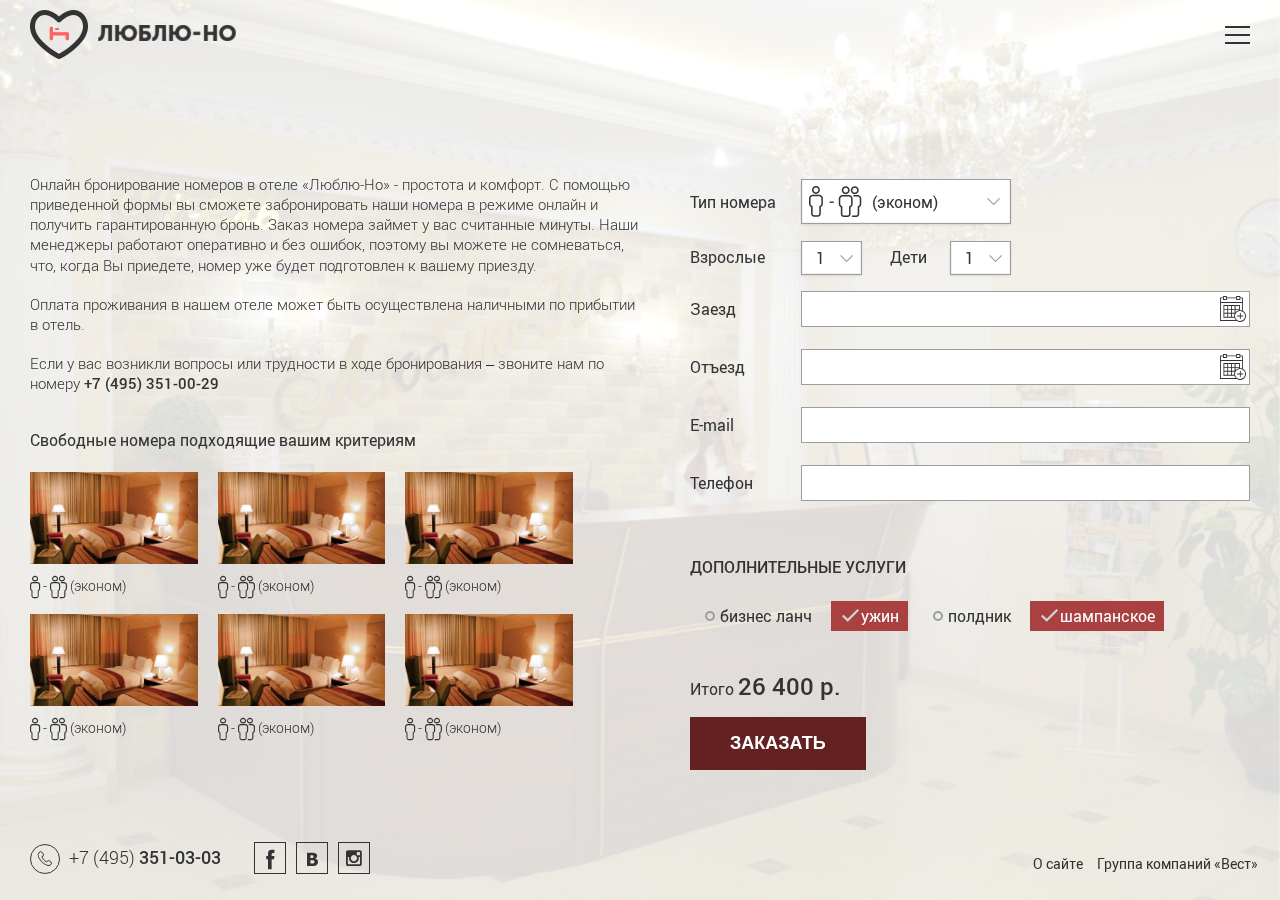
<file: index.html>
<!DOCTYPE html>
<html xmlns="http://www.w3.org/1999/xhtml">
<head>
	<meta http-equiv="Content-Type" content="text/html; charset=utf-8" />
	<meta name="format-detection" content="telephone=no">
	<meta name="viewport" content="width=device-width, initial-scale=1, user-scalable=no, maximum-scale=1">
	<title>Lublu-no - Order page</title>
	<link rel="stylesheet" type="text/css" href="lib/slick/slick.css" />
	<link href="lib/fancybox/jquery.fancybox.css" rel="stylesheet">
	<link href="lib/jqueryformstyler/jquery.formstyler.css" rel="stylesheet">
	<link href="lib/jquery-ui/jquery-ui.min.css" rel="stylesheet">
	<link rel="stylesheet" type="text/css" href="css/style.css" />		
	<!--[if lt IE 9]><script src="js/html5.js"></script><![endif]-->		
</head>
<body class="loaded">

							
<!-- BEGIN BODY -->

<div class="main-wrapper">

<!-- BEGIN CONTENT -->

	<main class="content content_table">
	
		<div class="content__inner">
			<div class="content-bg-slider">
				<div class="content-bg-slider__inner">
					<div class="content-bg-slider__body js-bg-slider">
						<div class="content-bg-slider__slide" style="background-image: url(img/bg-slider__slide-1.jpg)"></div>
						<div class="content-bg-slider__slide" style="background-image: url(img/bg-slider__slide-2.jpg)"></div>
					</div>
					<div class="content-bg-slider__overlay"></div>
				</div>
			</div>

			<div class="content-box">
				<div class="wrapper">
					
					<div class="order-box">
						
						<div class="order-box__col">
							<div class="order-box__info-wrap">
								<p>
									Онлайн бронирование номеров в отеле «Люблю-Но» - простота и комфорт. С помощью приведенной формы вы сможете забронировать наши номера в режиме онлайн и получить гарантированную бронь. Заказ номера займет у вас считанные минуты. Наши менеджеры работают оперативно и без ошибок, поэтому вы можете не сомневаться, что, когда Вы приедете, номер уже будет подготовлен к вашему приезду.
								</p> 
								
								<p>
									Оплата проживания в нашем отеле может быть осуществлена наличными по прибытии в отель.
								</p>

								<p>
									Если у вас возникли вопросы или трудности в ходе бронирования – звоните нам по номеру <a href="te:+74953510029" class="link">+7 (495) 351-00-29</a>
								</p>
							</div>

							<div class="order-box__gallery-wrap">

								<div class="gallery">

									<div class="gallery__header">
										<h2 class="gallery__title">Свободные номера подходящие вашим критериям</h2>
									</div>
									<div class="gallery__body">

										<div class="gallery__col">
											<div class="gallery__item">
												<a href="img/gallery__item-img-wrap-1.jpg" class="gallery__item-img-wrap js-gallery-item-img" data-fancybox-group="gallery1" title="эконом">
													<span style="background-image: url(img/gallery__item-img-1.jpg)" class="gallery__item-img"></span>
													<span class="gallery__item-img-overlay">
														<i class="icon-zoom"></i>
													</span>
												</a>
												<p class="gallery__item-info">
													<span class="icon-people_1"></span>
													-
													<span class="icon-people_2"></span>
													(эконом)
												</p>
											</div>
										</div>

										<div class="gallery__col">
											<div class="gallery__item">
												<a href="img/gallery__item-img-wrap-1.jpg" class="gallery__item-img-wrap js-gallery-item-img" data-fancybox-group="gallery1" title="эконом">
													<span style="background-image: url(img/gallery__item-img-1.jpg)" class="gallery__item-img"></span>
													<span class="gallery__item-img-overlay">
														<i class="icon-zoom"></i>
													</span>
												</a>
												<p class="gallery__item-info">
													<span class="icon-people_1"></span>
													-
													<span class="icon-people_2"></span>
													(эконом)
												</p>
											</div>
										</div>

										<div class="gallery__col">
											<div class="gallery__item">
												<a href="img/gallery__item-img-wrap-1.jpg" class="gallery__item-img-wrap js-gallery-item-img" data-fancybox-group="gallery1" title="эконом">
													<span style="background-image: url(img/gallery__item-img-1.jpg)" class="gallery__item-img"></span>
													<span class="gallery__item-img-overlay">
														<i class="icon-zoom"></i>
													</span>
												</a>
												<p class="gallery__item-info">
													<span class="icon-people_1"></span>
													-
													<span class="icon-people_2"></span>
													(эконом)
												</p>
											</div>
										</div>

										<div class="gallery__col">
											<div class="gallery__item">
												<a href="img/gallery__item-img-wrap-1.jpg" class="gallery__item-img-wrap js-gallery-item-img" data-fancybox-group="gallery1" title="эконом">
													<span style="background-image: url(img/gallery__item-img-1.jpg)" class="gallery__item-img"></span>
													<span class="gallery__item-img-overlay">
														<i class="icon-zoom"></i>
													</span>
												</a>
												<p class="gallery__item-info">
													<span class="icon-people_1"></span>
													-
													<span class="icon-people_2"></span>
													(эконом)
												</p>
											</div>
										</div>

										<div class="gallery__col">
											<div class="gallery__item">
												<a href="img/gallery__item-img-wrap-1.jpg" class="gallery__item-img-wrap js-gallery-item-img" data-fancybox-group="gallery1" title="эконом">
													<span style="background-image: url(img/gallery__item-img-1.jpg)" class="gallery__item-img"></span>
													<span class="gallery__item-img-overlay">
														<i class="icon-zoom"></i>
													</span>
												</a>
												<p class="gallery__item-info">
													<span class="icon-people_1"></span>
													-
													<span class="icon-people_2"></span>
													(эконом)
												</p>
											</div>
										</div>

										<div class="gallery__col">
											<div class="gallery__item">
												<a href="img/gallery__item-img-wrap-1.jpg" class="gallery__item-img-wrap js-gallery-item-img" data-fancybox-group="gallery1" title="эконом">
													<span style="background-image: url(img/gallery__item-img-1.jpg)" class="gallery__item-img"></span>
													<span class="gallery__item-img-overlay">
														<i class="icon-zoom"></i>
													</span>
												</a>
												<p class="gallery__item-info">
													<span class="icon-people_1"></span>
													-
													<span class="icon-people_2"></span>
													(эконом)
												</p>
											</div>
										</div>

									</div>

								</div><!-- /.gallery -->

							</div>
						</div>

						<div class="order-box__col">
							
							<form class="order-form">
								
								<div class="order-form__input-box">
									<div class="order-form__row">
										<div class="input-grp">
											<label for="order-form-room-select" class="input-grp__label input-grp__label_alt-lh">Тип номера</label>
											<div class="input-grp__input-wrap input-grp__input-wrap_select">
												<select id="order-form-room-select" class="input-grp__select styled">
													<option value="1" class="input-grp__option">(эконом)</option>
													<option value="2" class="input-grp__option">(полулюкс)</option>
													<option value="3" class="input-grp__option">(люкс)</option>
												</select>
											</div>
										</div>
									</div>

									<div class="order-form__row">
										
										<div class="order-form__select-col">
											<div class="input-grp">
												<label for="order-form-adult-number" class="input-grp__label input-grp__label_alt-lh2">Взрослые</label>
												<div class="input-grp__input-wrap input-grp__input-wrap_small-select">
													<select id="order-form-adult-number" class="input-grp__select styled">
														<option value="1" class="input-grp__option">1</option>
														<option value="2" class="input-grp__option">2</option>
														<option value="3" class="input-grp__option">3</option>
														<option value="4" class="input-grp__option">4</option>
														<option value="5" class="input-grp__option">5</option>
														<option value="6" class="input-grp__option">6</option>
														<option value="7" class="input-grp__option">7</option>
														<option value="8" class="input-grp__option">8</option>
														<option value="9" class="input-grp__option">9</option>
														<option value="10" class="input-grp__option">10</option>
													</select>
												</div>
											</div>
										</div>

										<div class="order-form__select-col">

											<div class="input-grp">
												<label for="order-form-kids-number" class="input-grp__label input-grp__label_width-60 input-grp__label_alt-lh2">Дети</label>
												<div class="input-grp__input-wrap input-grp__input-wrap_small-select">
													<select id="order-form-kids-number" class="input-grp__select styled">
														<option value="1" class="input-grp__option">1</option>
														<option value="2" class="input-grp__option">2</option>
														<option value="3" class="input-grp__option">3</option>
													</select>
												</div>
											</div>
										</div>
									</div>

									<div class="order-form__row order-form__row_alt">

										<div class="order-form__date-col">
											<div class="input-grp">
												<label for="order-form-checkin" class="input-grp__label">Заезд</label>
												<div class="input-grp__input-wrap">
													<input type="text" id="order-form-checkin" class="input-grp__input input-grp__input_date js-input-grp__date">
													<label for="order-form-checkin" class="input-grp__date-icon"><span class="icon-date"></span></label>
												</div>
											</div>
										</div>

										<div class="order-form__date-col">
											<div class="input-grp">
												<label for="order-form-checkout" class="input-grp__label input-grp__label_padding-left">Отъезд</label>
												<div class="input-grp__input-wrap">
													<input type="text" id="order-form-checkout" class="input-grp__input input-grp__input_date js-input-grp__date">
													<label for="order-form-checkout" class="input-grp__date-icon"><span class="icon-date"></span></label>
												</div>
											</div>
										</div>
									</div>

									<div class="order-form__row order-form__row_alt">
										<div class="input-grp">
											<label for="order-form-email" class="input-grp__label">E-mail</label>
											<div class="input-grp__input-wrap">
												<input type="email" id="order-form-email" class="input-grp__input">
											</div>
										</div>
									</div>

									<div class="order-form__row">
										<div class="input-grp">
											<label for="order-form-phone" class="input-grp__label">Телефон</label>
											<div class="input-grp__input-wrap">
												<input type="tel" id="order-form-phone" class="input-grp__input">
											</div>
										</div>
									</div>
								</div>

								<div class="order-form__options-box">
									<h2 class="order-form__option-title">Дополнительные услуги</h2>
									<ul class="order-form__options-list">

										<li class="order-form__options-list-item">
											<div class="checkbox">
												<input type="checkbox" id="order-chck-1" class="checkbox__input">
												<label for="order-chck-1" class="checkbox__label">Бизнес ланч</label>
											</div>
										</li>

										<li class="order-form__options-list-item">
											<div class="checkbox">
												<input type="checkbox" id="order-chck-2" class="checkbox__input" checked>
												<label for="order-chck-2" class="checkbox__label">Ужин</label>
											</div>
										</li>

										<li class="order-form__options-list-item">
											<div class="checkbox">
												<input type="checkbox" id="order-chck-3" class="checkbox__input">
												<label for="order-chck-3" class="checkbox__label">Полдник</label>
											</div>
										</li>

										<li class="order-form__options-list-item">
											<div class="checkbox">
												<input type="checkbox" id="order-chck-4" class="checkbox__input" checked>
												<label for="order-chck-4" class="checkbox__label">Шампанское</label>
											</div>
										</li>

									</ul>
								</div>

								<div class="order-form__submit-box">
									<p class="order-form__price">
										Итого
										<span>26 400 р.</span>
									</p>

									<input type="submit" class="order-form__submit" value="Заказать">
								</div>

							</form>
						</div>
						
					</div><!-- /.order-box -->
				</div>
			</div>
		</div>
		
	</main>	
			
<!-- CONTENT EOF   -->

<!-- BEGIN HEADER -->

	<header id="header">
		<div class="wrapper">
			<div class="header">

				<div class="header__logo-wrap">
					
					<div class="logo">
						<h1 class="logo__body">
							<a href="#" class="logo__link">
								Люблю-но 
							</a>
						</h1>
					</div> 

				</div>

				<div class="header__menu-wrap">
					
					<div class="header__navbar-btn-wrap">
						<a href="#" class="header__navbar-btn" id="show-navbar-btn">
							<span></span>
							<span></span>
							<span></span>
						</a>
					</div>
					
					<nav class="navbar" id="navbar">
						
						<div class="navbar__inner-wrap">

							<div class="navbar__hide-btn-wrap">
								<a href="#" class="navbar__hide-btn" id="hide-navbar-btn">
									<span>&nbsp;</span>
									<span>&nbsp;</span>
								</a>
							</div>

							<div class="navbar__main-menu-wrap">
								<ul class="main-nav-list">
									<li class="main-nav-list__item">
										<a href="#" class="main-nav-list__link">Об отеле</a>
									</li>
									<li class="main-nav-list__item active">
										<a href="#" class="main-nav-list__link">Номера</a>
									</li>
									<li class="main-nav-list__item">
										<a href="#" class="main-nav-list__link">Контакты</a>
									</li>
									<li class="main-nav-list__item">
										<a href="#" class="main-nav-list__link">Правила проживания</a>
									</li>
								</ul>
							</div>

							<div class="navbar__top-menu-wrap">
								<div class="navbar__top-menu-row">
									<div class="navbar__top-menu-col-1">
										<ul class="lang-list">
											<li class="lang-list__item active">
												<a href="#" class="lang-list__link">Ru</a>
											</li>
											<li class="lang-list__item">
												<a href="#" class="lang-list__link">En</a>
											</li>
											<li class="lang-list__item">
												<a href="#" class="lang-list__link">Ch</a>
											</li>
										</ul>
									</div>

									<div class="navbar__top-menu-col-2">
										<ul class="top-menu">
											<li class="top-menu__item">
												<a href="#" class="top-menu__link">Отзывы</a>
											</li>
											<li class="top-menu__item">
												<a href="#" class="top-menu__link">Новости</a>
											</li>
											<li class="top-menu__item">
												<a href="#" class="top-menu__link">Услуги</a>
											</li>
											<li class="top-menu__item">
												<a href="#" class="top-menu__link">Спецпредложения</a>
											</li>
										</ul>
									</div>
								</div>
							</div>
						</div>

					</nav>

				</div>

			</div>
		</div>
	</header>
	
<!-- HEADER EOF   -->	

<!-- BEGIN FOOTER -->	
	
	<footer>
		<div class="wrapper">
			<div class="footer">

				<div class="footer__left-col">
					<div class="footer__phone-wrap">
						<a href="tel:+74953510303" class="tel-link">
							<span class="tel-link__icon">
								<span class="icon-tel"></span>
							</span>
							+7 (495) <span class="tel-link__medium">351-03-03</span>
						</a>
					</div>

					<div class="footer__social-wrap">
						<ul class="social">
							<li class="social__item">
								<a href="#" class="social__link social__link_fb"><span class="icon-fb"></span></a>
							</li>
							<li class="social__item">
								<a href="#" class="social__link social__link_vk"><span class="icon-vk"></span></a>
							</li>
							<li class="social__item">
								<a href="#" class="social__link social__link_instagram"><span class="icon-instagram"></span></a>
							</li>
						</ul>
					</div>
				</div>

				<div class="footer__right-col">
					<ul class="footer__list">
						<li class="footer__list-item"><a href="#" class="footer__list-link">О сайте</a></li>
						<li class="footer__list-item"><a href="#" class="footer__list-link">Группа компаний «Вест»</a></li>
					</ul>
				</div>

			</div>
		</div>	
	</footer>
	
<!-- FOOTER EOF   -->

</div>

<div class="icon-load"></div>		

<!-- BODY EOF   -->
	
	<script type="text/javascript" src="js/jquery-1.11.0.min.js"></script>		
	<script type="text/javascript" src="js/jquery-migrate.min.js" ></script>
	<script type="text/javascript" src="lib/slick/slick.min.js" ></script>
	<script src="lib/fancybox/jquery.fancybox.pack.js"></script>
	<script src="lib/jqueryformstyler/jquery.formstyler.min.js"></script>
	<script src="lib/jquery-ui/jquery-ui.min.js"></script>
	<script type="text/javascript" src="js/custom.js" ></script>
</body>
</html>
</file>
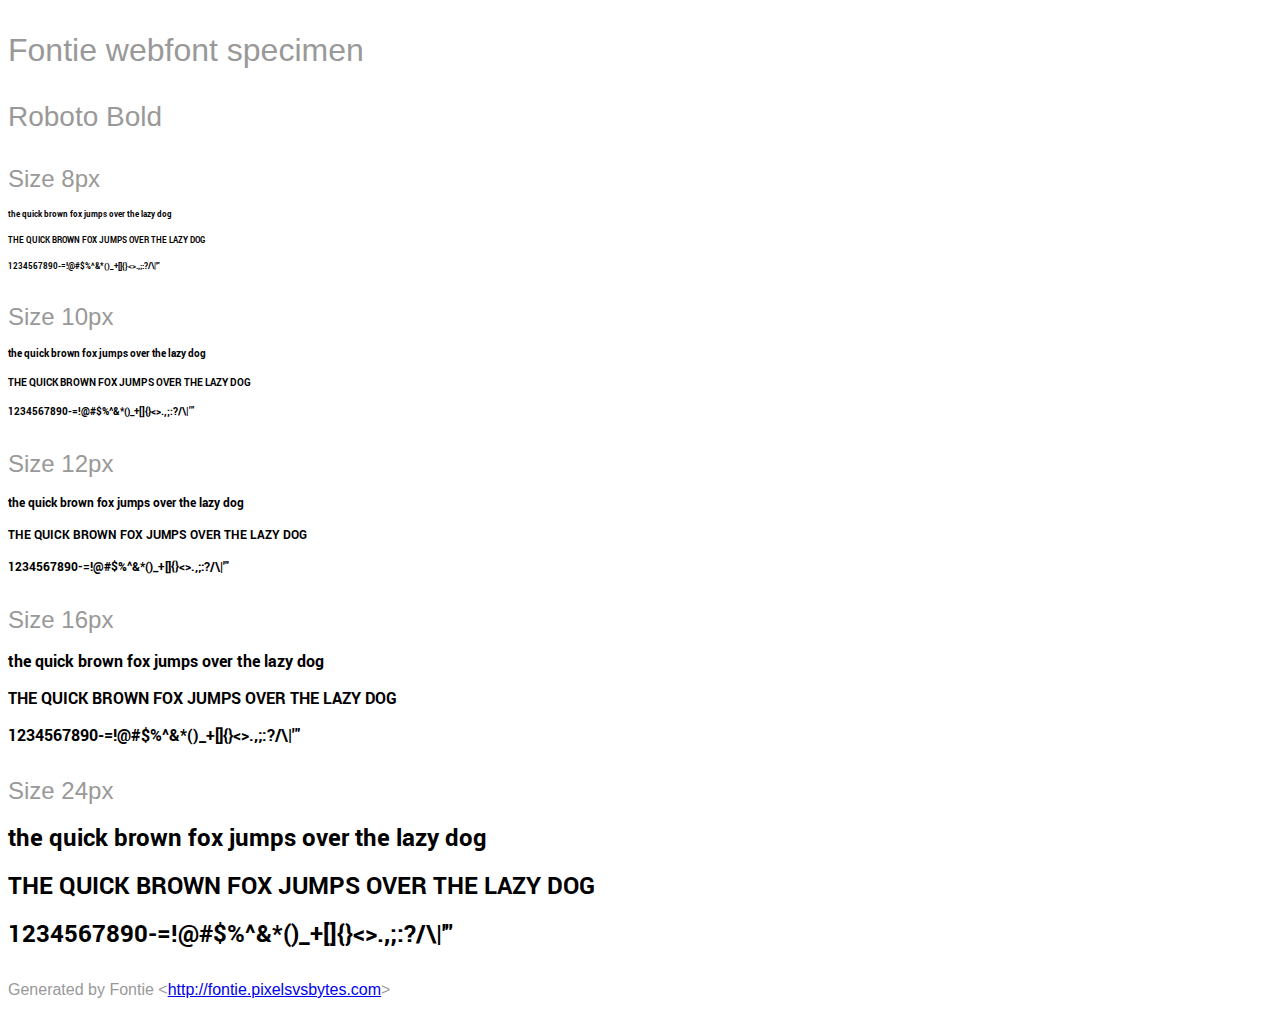
<file: fonts/fontie-package/Roboto Bold.html>
<html>
<head>
    <style>
        /* INFO We recommend to use @import or the link tag to include the
                font-face definition into your page.
           NOTE Some browsers block access to CSS rules in external files if the
                page is not loaded via HTTP. Therefore the Font Smoothie script
                will not work if you open this page as a local file. */
        @import url('Roboto.css');

        /* INFO Just some other styles to beautify the page ;) */
        body {
            font-family: sans-serif;
            color: #999;
            white-space: nowrap;
        }
        h1 {
            font-size: 2rem;
            font-weight: normal;
            margin: 2rem 0 1rem 0;
        }
        h2 {
            font-size: 1.75rem;
            font-weight: normal;
            margin: 2rem 0 1rem 0;
        }
        h3 {
            font-size: 1.5rem;
            font-weight: normal;
            margin: 2rem 0 1rem 0;
        }
        p {
            margin: 2rem 0;
        }
        div p {
            font-family: 'Roboto';
            font-weight: 700;
            font-style: normal;
            color: #000;
            margin: 1rem 0;
        }
    </style>
    <title>Roboto &mdash; Fontie webfont specimen</title>
</head>

<body>
    <h1>Fontie webfont specimen</h1>
    <h2>Roboto Bold</h2>
    <div style="font-size:8px">
        <h3>Size 8px</h3>
        <p>the quick brown fox jumps over the lazy dog</p>
        <p>THE QUICK BROWN FOX JUMPS OVER THE LAZY DOG</p>
        <p>1234567890-=!@#$%^&amp;*()_+[]{}&lt;&gt;.,;:?/\|'"</p>
    </div>
    <div style="font-size:10px">
        <h3>Size 10px</h3>
        <p>the quick brown fox jumps over the lazy dog</p>
        <p>THE QUICK BROWN FOX JUMPS OVER THE LAZY DOG</p>
        <p>1234567890-=!@#$%^&amp;*()_+[]{}&lt;&gt;.,;:?/\|'"</p>
    </div>
    <div style="font-size:12px">
        <h3>Size 12px</h3>
        <p>the quick brown fox jumps over the lazy dog</p>
        <p>THE QUICK BROWN FOX JUMPS OVER THE LAZY DOG</p>
        <p>1234567890-=!@#$%^&amp;*()_+[]{}&lt;&gt;.,;:?/\|'"</p>
    </div>
    <div style="font-size:16px">
        <h3>Size 16px</h3>
        <p>the quick brown fox jumps over the lazy dog</p>
        <p>THE QUICK BROWN FOX JUMPS OVER THE LAZY DOG</p>
        <p>1234567890-=!@#$%^&amp;*()_+[]{}&lt;&gt;.,;:?/\|'"</p>
    </div>
    <div style="font-size:24px">
        <h3>Size 24px</h3>
        <p>the quick brown fox jumps over the lazy dog</p>
        <p>THE QUICK BROWN FOX JUMPS OVER THE LAZY DOG</p>
        <p>1234567890-=!@#$%^&amp;*()_+[]{}&lt;&gt;.,;:?/\|'"</p>
    </div>
    <p>Generated by Fontie &lt;<a href="http://fontie.pixelsvsbytes.com">http://fontie.pixelsvsbytes.com</a>&gt;</p>
</body>

</html>
</file>
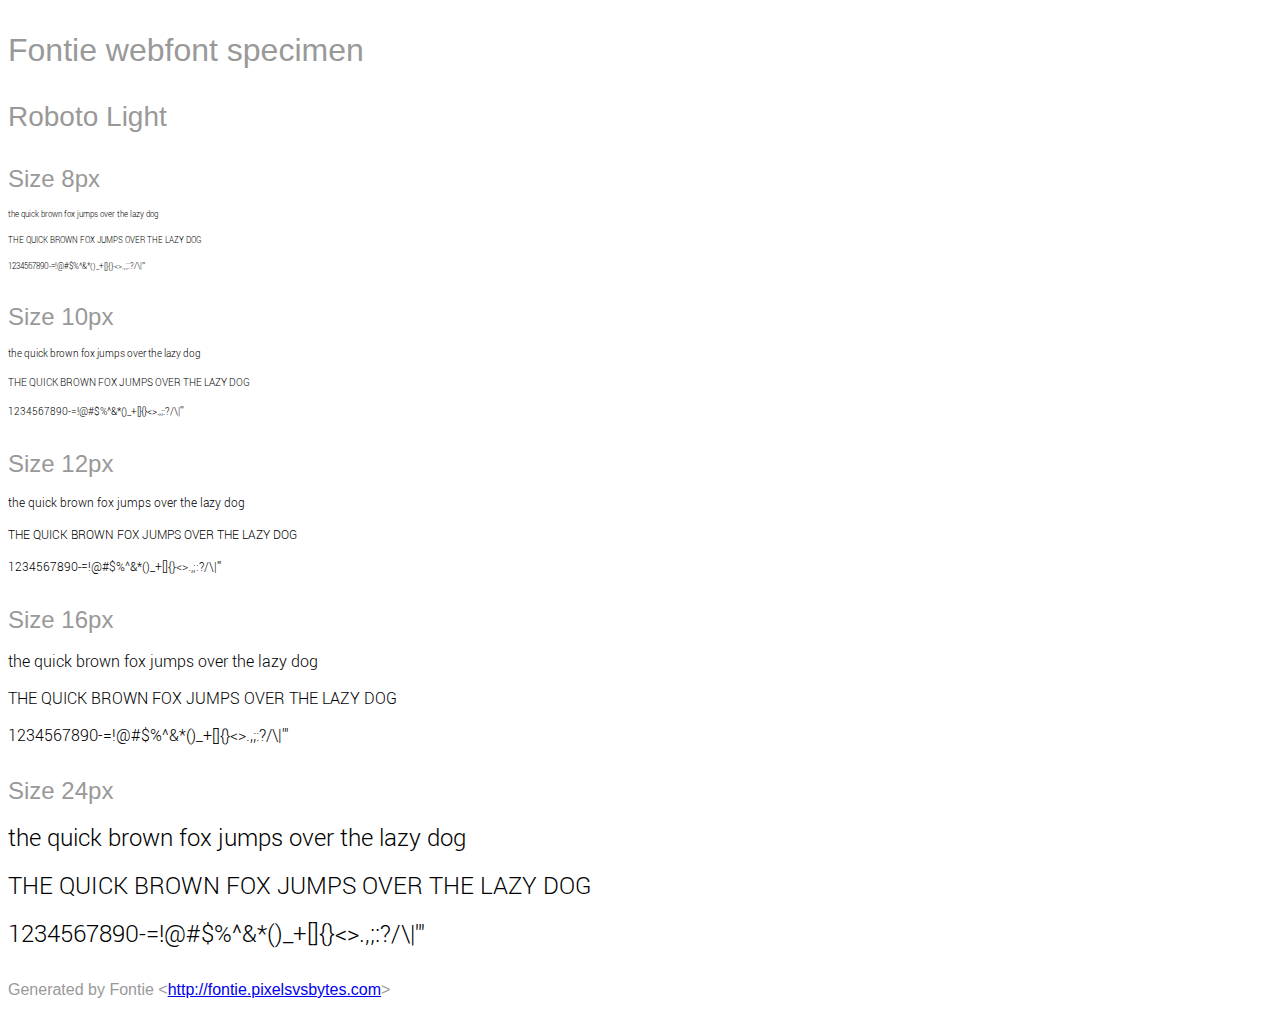
<file: fonts/fontie-package/Roboto Light.html>
<html>
<head>
    <style>
        /* INFO We recommend to use @import or the link tag to include the
                font-face definition into your page.
           NOTE Some browsers block access to CSS rules in external files if the
                page is not loaded via HTTP. Therefore the Font Smoothie script
                will not work if you open this page as a local file. */
        @import url('Roboto Light.css');

        /* INFO Just some other styles to beautify the page ;) */
        body {
            font-family: sans-serif;
            color: #999;
            white-space: nowrap;
        }
        h1 {
            font-size: 2rem;
            font-weight: normal;
            margin: 2rem 0 1rem 0;
        }
        h2 {
            font-size: 1.75rem;
            font-weight: normal;
            margin: 2rem 0 1rem 0;
        }
        h3 {
            font-size: 1.5rem;
            font-weight: normal;
            margin: 2rem 0 1rem 0;
        }
        p {
            margin: 2rem 0;
        }
        div p {
            font-family: 'Roboto Light';
            font-weight: 300;
            font-style: normal;
            color: #000;
            margin: 1rem 0;
        }
    </style>
    <title>Roboto Light &mdash; Fontie webfont specimen</title>
</head>

<body>
    <h1>Fontie webfont specimen</h1>
    <h2>Roboto Light</h2>
    <div style="font-size:8px">
        <h3>Size 8px</h3>
        <p>the quick brown fox jumps over the lazy dog</p>
        <p>THE QUICK BROWN FOX JUMPS OVER THE LAZY DOG</p>
        <p>1234567890-=!@#$%^&amp;*()_+[]{}&lt;&gt;.,;:?/\|'"</p>
    </div>
    <div style="font-size:10px">
        <h3>Size 10px</h3>
        <p>the quick brown fox jumps over the lazy dog</p>
        <p>THE QUICK BROWN FOX JUMPS OVER THE LAZY DOG</p>
        <p>1234567890-=!@#$%^&amp;*()_+[]{}&lt;&gt;.,;:?/\|'"</p>
    </div>
    <div style="font-size:12px">
        <h3>Size 12px</h3>
        <p>the quick brown fox jumps over the lazy dog</p>
        <p>THE QUICK BROWN FOX JUMPS OVER THE LAZY DOG</p>
        <p>1234567890-=!@#$%^&amp;*()_+[]{}&lt;&gt;.,;:?/\|'"</p>
    </div>
    <div style="font-size:16px">
        <h3>Size 16px</h3>
        <p>the quick brown fox jumps over the lazy dog</p>
        <p>THE QUICK BROWN FOX JUMPS OVER THE LAZY DOG</p>
        <p>1234567890-=!@#$%^&amp;*()_+[]{}&lt;&gt;.,;:?/\|'"</p>
    </div>
    <div style="font-size:24px">
        <h3>Size 24px</h3>
        <p>the quick brown fox jumps over the lazy dog</p>
        <p>THE QUICK BROWN FOX JUMPS OVER THE LAZY DOG</p>
        <p>1234567890-=!@#$%^&amp;*()_+[]{}&lt;&gt;.,;:?/\|'"</p>
    </div>
    <p>Generated by Fontie &lt;<a href="http://fontie.pixelsvsbytes.com">http://fontie.pixelsvsbytes.com</a>&gt;</p>
</body>

</html>
</file>
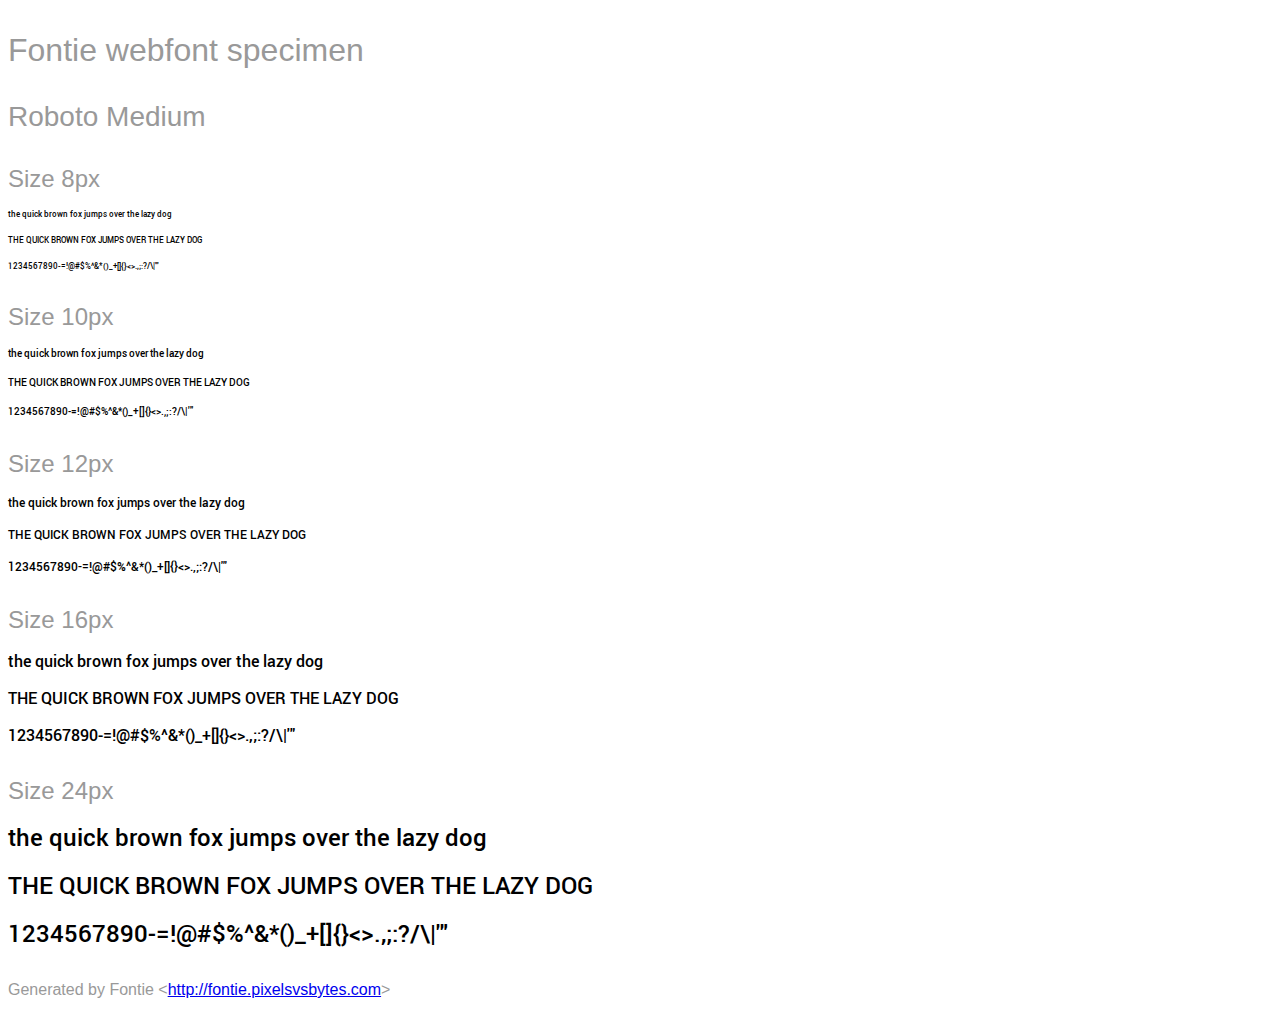
<file: fonts/fontie-package/Roboto Medium.html>
<html>
<head>
    <style>
        /* INFO We recommend to use @import or the link tag to include the
                font-face definition into your page.
           NOTE Some browsers block access to CSS rules in external files if the
                page is not loaded via HTTP. Therefore the Font Smoothie script
                will not work if you open this page as a local file. */
        @import url('Roboto Medium.css');

        /* INFO Just some other styles to beautify the page ;) */
        body {
            font-family: sans-serif;
            color: #999;
            white-space: nowrap;
        }
        h1 {
            font-size: 2rem;
            font-weight: normal;
            margin: 2rem 0 1rem 0;
        }
        h2 {
            font-size: 1.75rem;
            font-weight: normal;
            margin: 2rem 0 1rem 0;
        }
        h3 {
            font-size: 1.5rem;
            font-weight: normal;
            margin: 2rem 0 1rem 0;
        }
        p {
            margin: 2rem 0;
        }
        div p {
            font-family: 'Roboto Medium';
            font-weight: 500;
            font-style: normal;
            color: #000;
            margin: 1rem 0;
        }
    </style>
    <title>Roboto Medium &mdash; Fontie webfont specimen</title>
</head>

<body>
    <h1>Fontie webfont specimen</h1>
    <h2>Roboto Medium</h2>
    <div style="font-size:8px">
        <h3>Size 8px</h3>
        <p>the quick brown fox jumps over the lazy dog</p>
        <p>THE QUICK BROWN FOX JUMPS OVER THE LAZY DOG</p>
        <p>1234567890-=!@#$%^&amp;*()_+[]{}&lt;&gt;.,;:?/\|'"</p>
    </div>
    <div style="font-size:10px">
        <h3>Size 10px</h3>
        <p>the quick brown fox jumps over the lazy dog</p>
        <p>THE QUICK BROWN FOX JUMPS OVER THE LAZY DOG</p>
        <p>1234567890-=!@#$%^&amp;*()_+[]{}&lt;&gt;.,;:?/\|'"</p>
    </div>
    <div style="font-size:12px">
        <h3>Size 12px</h3>
        <p>the quick brown fox jumps over the lazy dog</p>
        <p>THE QUICK BROWN FOX JUMPS OVER THE LAZY DOG</p>
        <p>1234567890-=!@#$%^&amp;*()_+[]{}&lt;&gt;.,;:?/\|'"</p>
    </div>
    <div style="font-size:16px">
        <h3>Size 16px</h3>
        <p>the quick brown fox jumps over the lazy dog</p>
        <p>THE QUICK BROWN FOX JUMPS OVER THE LAZY DOG</p>
        <p>1234567890-=!@#$%^&amp;*()_+[]{}&lt;&gt;.,;:?/\|'"</p>
    </div>
    <div style="font-size:24px">
        <h3>Size 24px</h3>
        <p>the quick brown fox jumps over the lazy dog</p>
        <p>THE QUICK BROWN FOX JUMPS OVER THE LAZY DOG</p>
        <p>1234567890-=!@#$%^&amp;*()_+[]{}&lt;&gt;.,;:?/\|'"</p>
    </div>
    <p>Generated by Fontie &lt;<a href="http://fontie.pixelsvsbytes.com">http://fontie.pixelsvsbytes.com</a>&gt;</p>
</body>

</html>
</file>
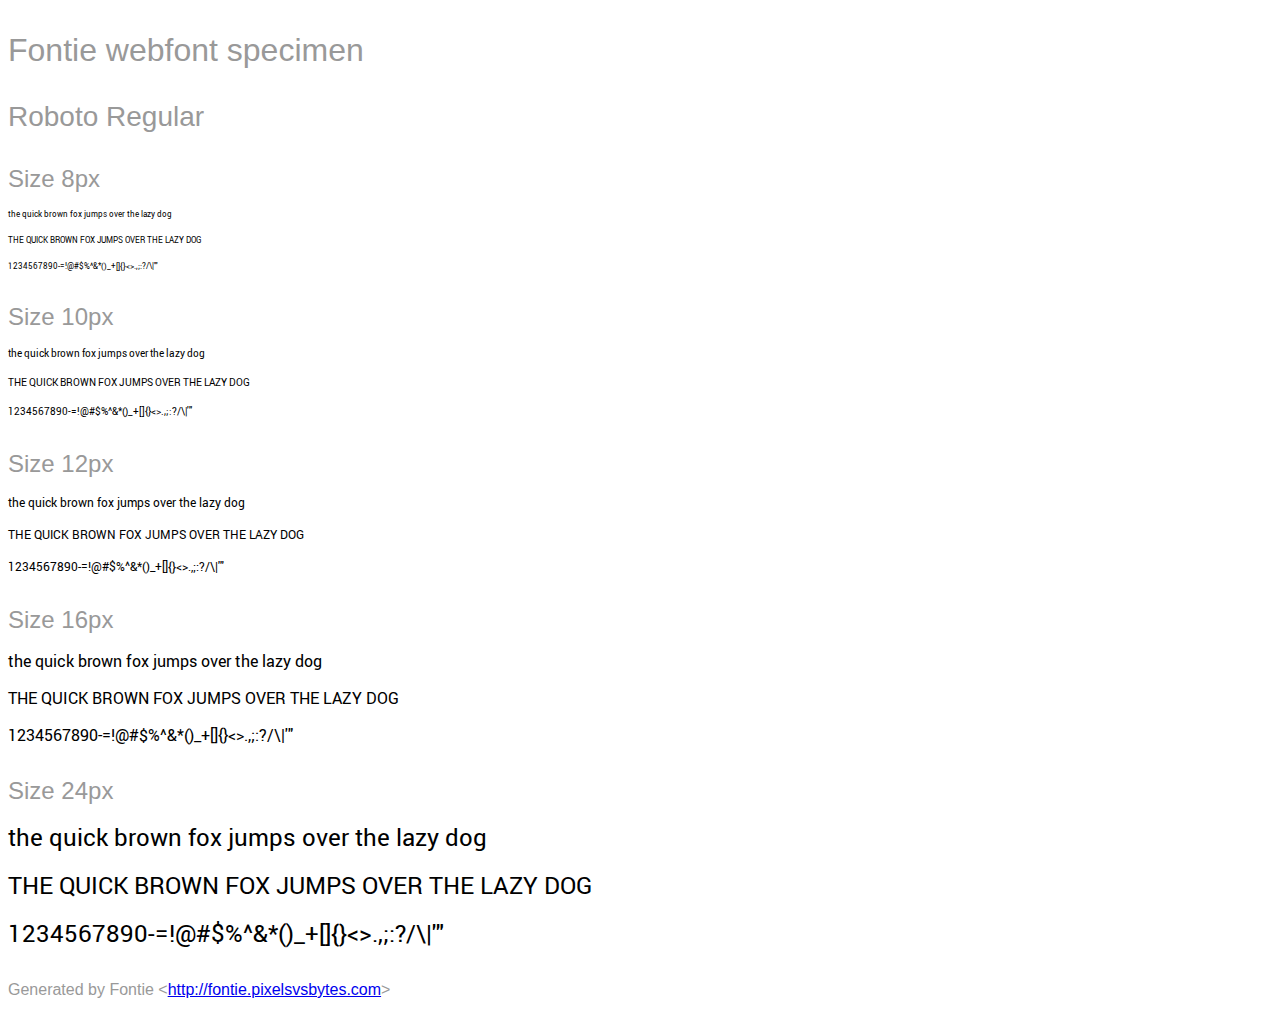
<file: fonts/fontie-package/Roboto Regular.html>
<html>
<head>
    <style>
        /* INFO We recommend to use @import or the link tag to include the
                font-face definition into your page.
           NOTE Some browsers block access to CSS rules in external files if the
                page is not loaded via HTTP. Therefore the Font Smoothie script
                will not work if you open this page as a local file. */
        @import url('Roboto.css');

        /* INFO Just some other styles to beautify the page ;) */
        body {
            font-family: sans-serif;
            color: #999;
            white-space: nowrap;
        }
        h1 {
            font-size: 2rem;
            font-weight: normal;
            margin: 2rem 0 1rem 0;
        }
        h2 {
            font-size: 1.75rem;
            font-weight: normal;
            margin: 2rem 0 1rem 0;
        }
        h3 {
            font-size: 1.5rem;
            font-weight: normal;
            margin: 2rem 0 1rem 0;
        }
        p {
            margin: 2rem 0;
        }
        div p {
            font-family: 'Roboto';
            font-weight: 400;
            font-style: normal;
            color: #000;
            margin: 1rem 0;
        }
    </style>
    <title>Roboto &mdash; Fontie webfont specimen</title>
</head>

<body>
    <h1>Fontie webfont specimen</h1>
    <h2>Roboto Regular</h2>
    <div style="font-size:8px">
        <h3>Size 8px</h3>
        <p>the quick brown fox jumps over the lazy dog</p>
        <p>THE QUICK BROWN FOX JUMPS OVER THE LAZY DOG</p>
        <p>1234567890-=!@#$%^&amp;*()_+[]{}&lt;&gt;.,;:?/\|'"</p>
    </div>
    <div style="font-size:10px">
        <h3>Size 10px</h3>
        <p>the quick brown fox jumps over the lazy dog</p>
        <p>THE QUICK BROWN FOX JUMPS OVER THE LAZY DOG</p>
        <p>1234567890-=!@#$%^&amp;*()_+[]{}&lt;&gt;.,;:?/\|'"</p>
    </div>
    <div style="font-size:12px">
        <h3>Size 12px</h3>
        <p>the quick brown fox jumps over the lazy dog</p>
        <p>THE QUICK BROWN FOX JUMPS OVER THE LAZY DOG</p>
        <p>1234567890-=!@#$%^&amp;*()_+[]{}&lt;&gt;.,;:?/\|'"</p>
    </div>
    <div style="font-size:16px">
        <h3>Size 16px</h3>
        <p>the quick brown fox jumps over the lazy dog</p>
        <p>THE QUICK BROWN FOX JUMPS OVER THE LAZY DOG</p>
        <p>1234567890-=!@#$%^&amp;*()_+[]{}&lt;&gt;.,;:?/\|'"</p>
    </div>
    <div style="font-size:24px">
        <h3>Size 24px</h3>
        <p>the quick brown fox jumps over the lazy dog</p>
        <p>THE QUICK BROWN FOX JUMPS OVER THE LAZY DOG</p>
        <p>1234567890-=!@#$%^&amp;*()_+[]{}&lt;&gt;.,;:?/\|'"</p>
    </div>
    <p>Generated by Fontie &lt;<a href="http://fontie.pixelsvsbytes.com">http://fontie.pixelsvsbytes.com</a>&gt;</p>
</body>

</html>
</file>
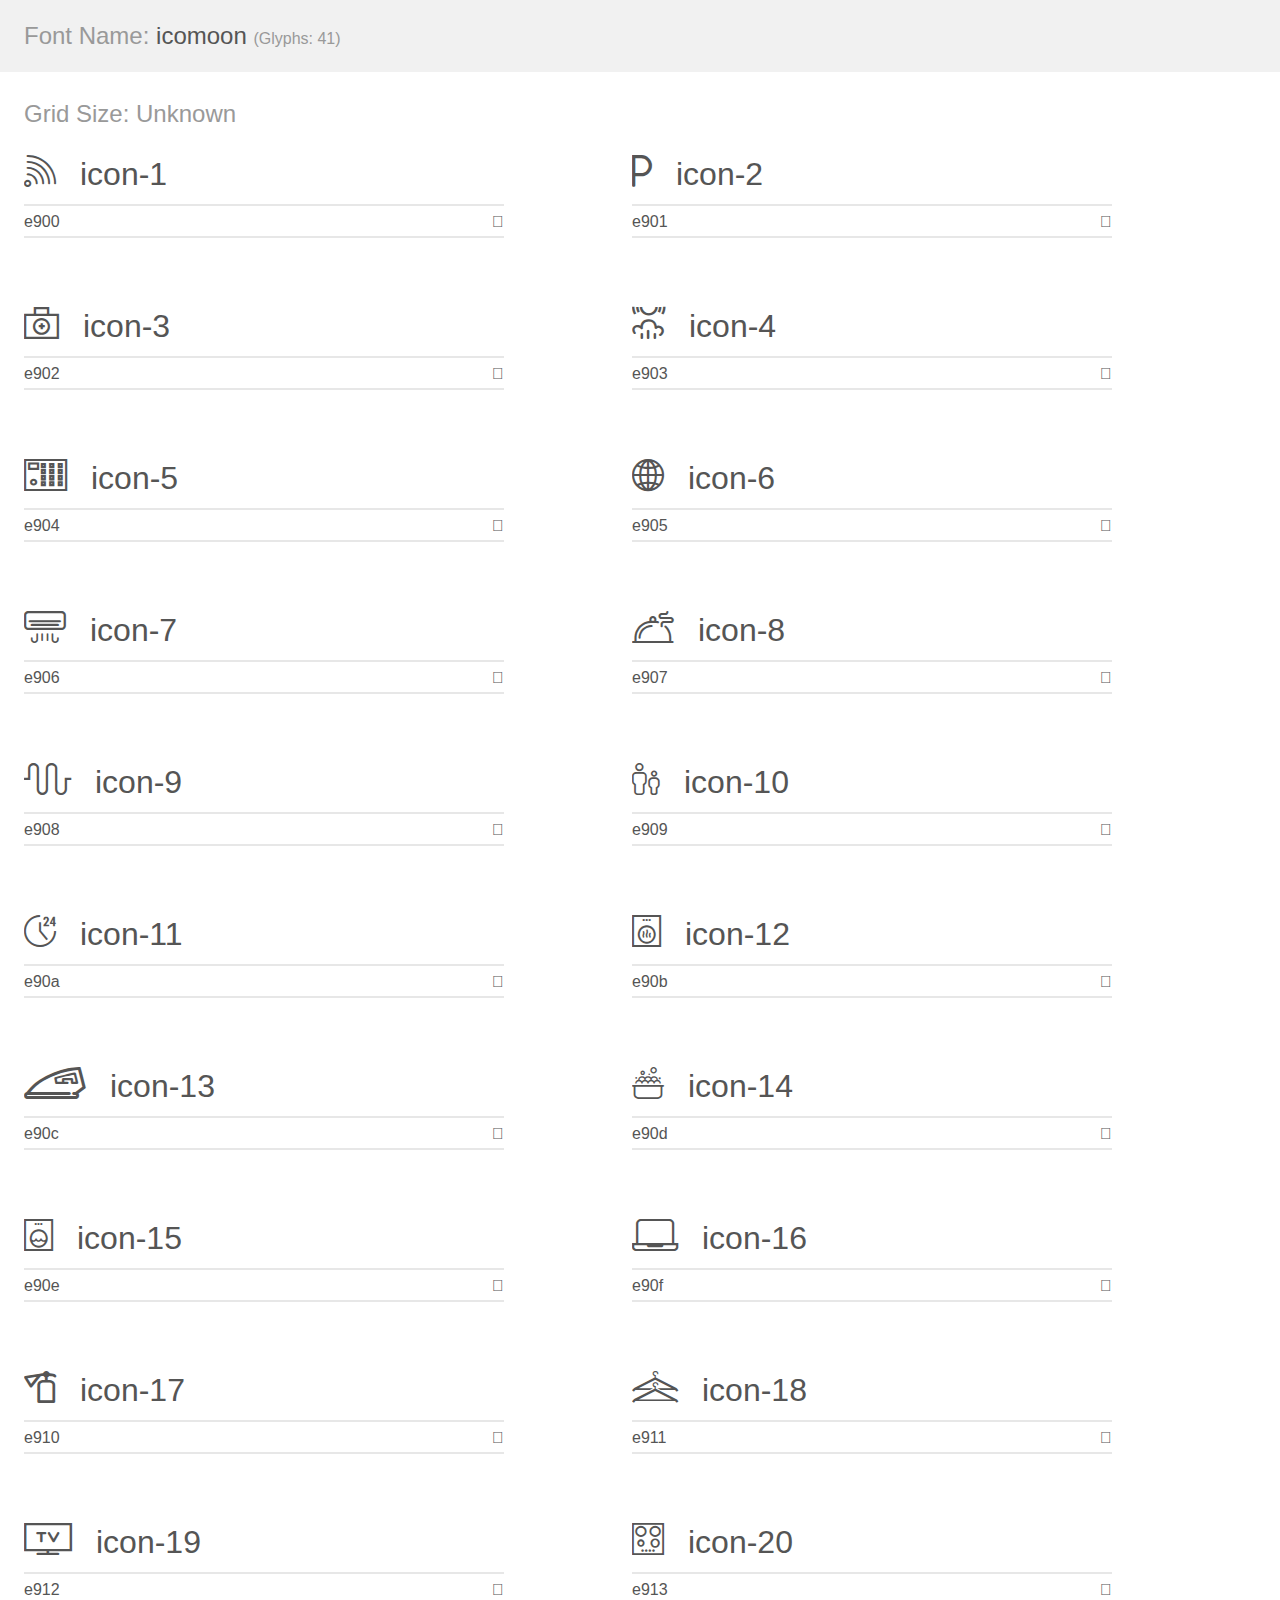
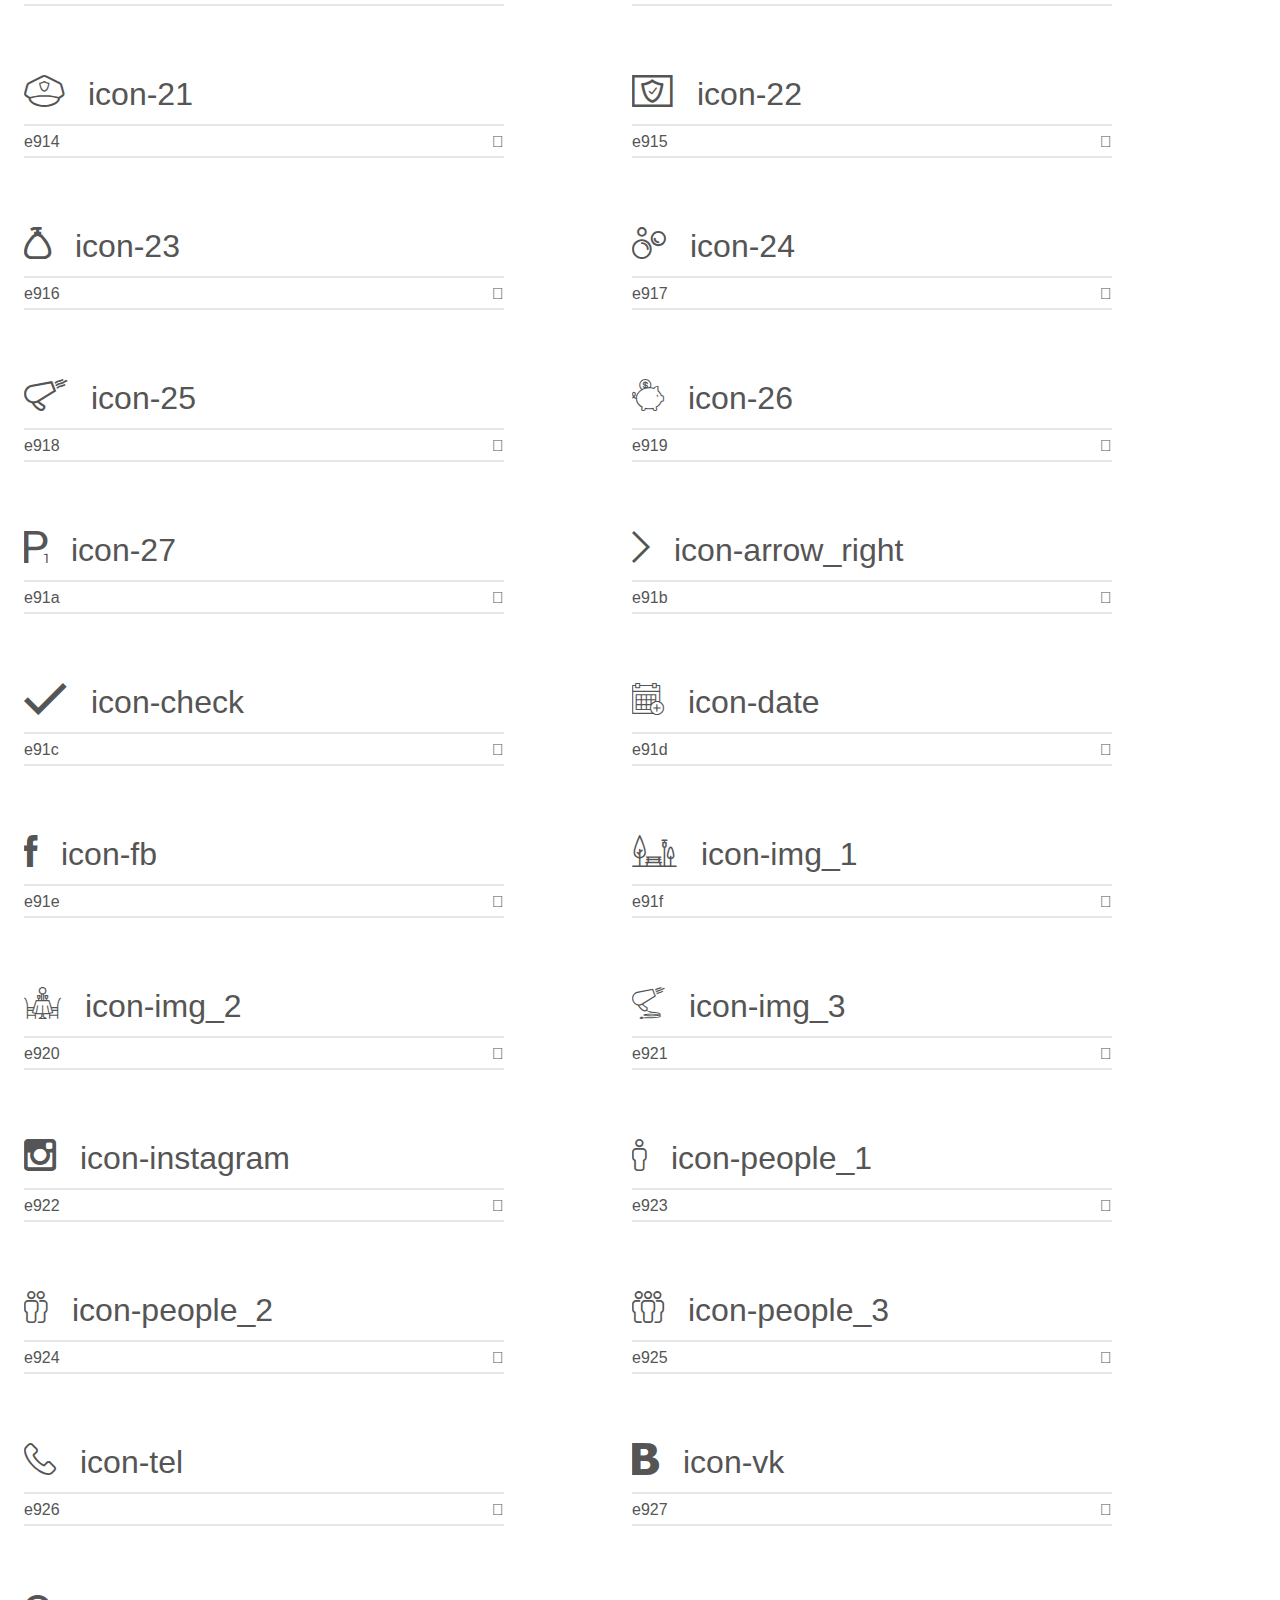
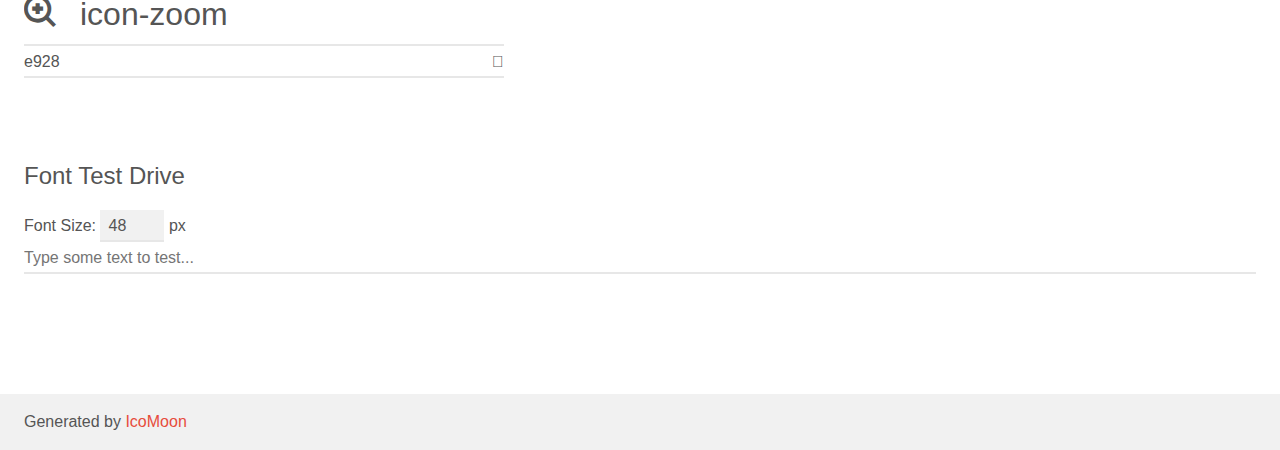
<file: lib/icon-font-src/demo.html>
<!doctype html>
<html>
<head>
    <meta charset="utf-8">
    <title>IcoMoon Demo</title>
    <meta name="description" content="An Icon Font Generated By IcoMoon.io">
    <meta name="viewport" content="width=device-width, initial-scale=1">
    <link rel="stylesheet" href="demo-files/demo.css">
    <link rel="stylesheet" href="style.css"></head>
<body>
    <div class="bgc1 clearfix">
        <h1 class="mhmm mvm"><span class="fgc1">Font Name:</span> icomoon <small class="fgc1">(Glyphs:&nbsp;41)</small></h1>
    </div>
    <div class="clearfix mhl ptl">
        <h1 class="mvm mtn fgc1">Grid Size: Unknown</h1>
        <div class="glyph fs1">
            <div class="clearfix bshadow0 pbs">
                <span class="icon-1">
                
                </span>
                <span class="mls"> icon-1</span>
            </div>
            <fieldset class="fs0 size1of1 clearfix hidden-false">
                <input type="text" readonly value="e900" class="unit size1of2" />
                <input type="text" maxlength="1" readonly value="&#xe900;" class="unitRight size1of2 talign-right" />
            </fieldset>
            <div class="fs0 bshadow0 clearfix hidden-true">
                <span class="unit pvs fgc1">liga: </span>
                <input type="text" readonly value="" class="liga unitRight" />
            </div>
        </div>
        <div class="glyph fs1">
            <div class="clearfix bshadow0 pbs">
                <span class="icon-2">
                
                </span>
                <span class="mls"> icon-2</span>
            </div>
            <fieldset class="fs0 size1of1 clearfix hidden-false">
                <input type="text" readonly value="e901" class="unit size1of2" />
                <input type="text" maxlength="1" readonly value="&#xe901;" class="unitRight size1of2 talign-right" />
            </fieldset>
            <div class="fs0 bshadow0 clearfix hidden-true">
                <span class="unit pvs fgc1">liga: </span>
                <input type="text" readonly value="" class="liga unitRight" />
            </div>
        </div>
        <div class="glyph fs1">
            <div class="clearfix bshadow0 pbs">
                <span class="icon-3">
                
                </span>
                <span class="mls"> icon-3</span>
            </div>
            <fieldset class="fs0 size1of1 clearfix hidden-false">
                <input type="text" readonly value="e902" class="unit size1of2" />
                <input type="text" maxlength="1" readonly value="&#xe902;" class="unitRight size1of2 talign-right" />
            </fieldset>
            <div class="fs0 bshadow0 clearfix hidden-true">
                <span class="unit pvs fgc1">liga: </span>
                <input type="text" readonly value="" class="liga unitRight" />
            </div>
        </div>
        <div class="glyph fs1">
            <div class="clearfix bshadow0 pbs">
                <span class="icon-4">
                
                </span>
                <span class="mls"> icon-4</span>
            </div>
            <fieldset class="fs0 size1of1 clearfix hidden-false">
                <input type="text" readonly value="e903" class="unit size1of2" />
                <input type="text" maxlength="1" readonly value="&#xe903;" class="unitRight size1of2 talign-right" />
            </fieldset>
            <div class="fs0 bshadow0 clearfix hidden-true">
                <span class="unit pvs fgc1">liga: </span>
                <input type="text" readonly value="" class="liga unitRight" />
            </div>
        </div>
        <div class="glyph fs1">
            <div class="clearfix bshadow0 pbs">
                <span class="icon-5">
                
                </span>
                <span class="mls"> icon-5</span>
            </div>
            <fieldset class="fs0 size1of1 clearfix hidden-false">
                <input type="text" readonly value="e904" class="unit size1of2" />
                <input type="text" maxlength="1" readonly value="&#xe904;" class="unitRight size1of2 talign-right" />
            </fieldset>
            <div class="fs0 bshadow0 clearfix hidden-true">
                <span class="unit pvs fgc1">liga: </span>
                <input type="text" readonly value="" class="liga unitRight" />
            </div>
        </div>
        <div class="glyph fs1">
            <div class="clearfix bshadow0 pbs">
                <span class="icon-6">
                
                </span>
                <span class="mls"> icon-6</span>
            </div>
            <fieldset class="fs0 size1of1 clearfix hidden-false">
                <input type="text" readonly value="e905" class="unit size1of2" />
                <input type="text" maxlength="1" readonly value="&#xe905;" class="unitRight size1of2 talign-right" />
            </fieldset>
            <div class="fs0 bshadow0 clearfix hidden-true">
                <span class="unit pvs fgc1">liga: </span>
                <input type="text" readonly value="" class="liga unitRight" />
            </div>
        </div>
        <div class="glyph fs1">
            <div class="clearfix bshadow0 pbs">
                <span class="icon-7">
                
                </span>
                <span class="mls"> icon-7</span>
            </div>
            <fieldset class="fs0 size1of1 clearfix hidden-false">
                <input type="text" readonly value="e906" class="unit size1of2" />
                <input type="text" maxlength="1" readonly value="&#xe906;" class="unitRight size1of2 talign-right" />
            </fieldset>
            <div class="fs0 bshadow0 clearfix hidden-true">
                <span class="unit pvs fgc1">liga: </span>
                <input type="text" readonly value="" class="liga unitRight" />
            </div>
        </div>
        <div class="glyph fs1">
            <div class="clearfix bshadow0 pbs">
                <span class="icon-8">
                
                </span>
                <span class="mls"> icon-8</span>
            </div>
            <fieldset class="fs0 size1of1 clearfix hidden-false">
                <input type="text" readonly value="e907" class="unit size1of2" />
                <input type="text" maxlength="1" readonly value="&#xe907;" class="unitRight size1of2 talign-right" />
            </fieldset>
            <div class="fs0 bshadow0 clearfix hidden-true">
                <span class="unit pvs fgc1">liga: </span>
                <input type="text" readonly value="" class="liga unitRight" />
            </div>
        </div>
        <div class="glyph fs1">
            <div class="clearfix bshadow0 pbs">
                <span class="icon-9">
                
                </span>
                <span class="mls"> icon-9</span>
            </div>
            <fieldset class="fs0 size1of1 clearfix hidden-false">
                <input type="text" readonly value="e908" class="unit size1of2" />
                <input type="text" maxlength="1" readonly value="&#xe908;" class="unitRight size1of2 talign-right" />
            </fieldset>
            <div class="fs0 bshadow0 clearfix hidden-true">
                <span class="unit pvs fgc1">liga: </span>
                <input type="text" readonly value="" class="liga unitRight" />
            </div>
        </div>
        <div class="glyph fs1">
            <div class="clearfix bshadow0 pbs">
                <span class="icon-10">
                
                </span>
                <span class="mls"> icon-10</span>
            </div>
            <fieldset class="fs0 size1of1 clearfix hidden-false">
                <input type="text" readonly value="e909" class="unit size1of2" />
                <input type="text" maxlength="1" readonly value="&#xe909;" class="unitRight size1of2 talign-right" />
            </fieldset>
            <div class="fs0 bshadow0 clearfix hidden-true">
                <span class="unit pvs fgc1">liga: </span>
                <input type="text" readonly value="" class="liga unitRight" />
            </div>
        </div>
        <div class="glyph fs1">
            <div class="clearfix bshadow0 pbs">
                <span class="icon-11">
                
                </span>
                <span class="mls"> icon-11</span>
            </div>
            <fieldset class="fs0 size1of1 clearfix hidden-false">
                <input type="text" readonly value="e90a" class="unit size1of2" />
                <input type="text" maxlength="1" readonly value="&#xe90a;" class="unitRight size1of2 talign-right" />
            </fieldset>
            <div class="fs0 bshadow0 clearfix hidden-true">
                <span class="unit pvs fgc1">liga: </span>
                <input type="text" readonly value="" class="liga unitRight" />
            </div>
        </div>
        <div class="glyph fs1">
            <div class="clearfix bshadow0 pbs">
                <span class="icon-12">
                
                </span>
                <span class="mls"> icon-12</span>
            </div>
            <fieldset class="fs0 size1of1 clearfix hidden-false">
                <input type="text" readonly value="e90b" class="unit size1of2" />
                <input type="text" maxlength="1" readonly value="&#xe90b;" class="unitRight size1of2 talign-right" />
            </fieldset>
            <div class="fs0 bshadow0 clearfix hidden-true">
                <span class="unit pvs fgc1">liga: </span>
                <input type="text" readonly value="" class="liga unitRight" />
            </div>
        </div>
        <div class="glyph fs1">
            <div class="clearfix bshadow0 pbs">
                <span class="icon-13">
                
                </span>
                <span class="mls"> icon-13</span>
            </div>
            <fieldset class="fs0 size1of1 clearfix hidden-false">
                <input type="text" readonly value="e90c" class="unit size1of2" />
                <input type="text" maxlength="1" readonly value="&#xe90c;" class="unitRight size1of2 talign-right" />
            </fieldset>
            <div class="fs0 bshadow0 clearfix hidden-true">
                <span class="unit pvs fgc1">liga: </span>
                <input type="text" readonly value="" class="liga unitRight" />
            </div>
        </div>
        <div class="glyph fs1">
            <div class="clearfix bshadow0 pbs">
                <span class="icon-14">
                
                </span>
                <span class="mls"> icon-14</span>
            </div>
            <fieldset class="fs0 size1of1 clearfix hidden-false">
                <input type="text" readonly value="e90d" class="unit size1of2" />
                <input type="text" maxlength="1" readonly value="&#xe90d;" class="unitRight size1of2 talign-right" />
            </fieldset>
            <div class="fs0 bshadow0 clearfix hidden-true">
                <span class="unit pvs fgc1">liga: </span>
                <input type="text" readonly value="" class="liga unitRight" />
            </div>
        </div>
        <div class="glyph fs1">
            <div class="clearfix bshadow0 pbs">
                <span class="icon-15">
                
                </span>
                <span class="mls"> icon-15</span>
            </div>
            <fieldset class="fs0 size1of1 clearfix hidden-false">
                <input type="text" readonly value="e90e" class="unit size1of2" />
                <input type="text" maxlength="1" readonly value="&#xe90e;" class="unitRight size1of2 talign-right" />
            </fieldset>
            <div class="fs0 bshadow0 clearfix hidden-true">
                <span class="unit pvs fgc1">liga: </span>
                <input type="text" readonly value="" class="liga unitRight" />
            </div>
        </div>
        <div class="glyph fs1">
            <div class="clearfix bshadow0 pbs">
                <span class="icon-16">
                
                </span>
                <span class="mls"> icon-16</span>
            </div>
            <fieldset class="fs0 size1of1 clearfix hidden-false">
                <input type="text" readonly value="e90f" class="unit size1of2" />
                <input type="text" maxlength="1" readonly value="&#xe90f;" class="unitRight size1of2 talign-right" />
            </fieldset>
            <div class="fs0 bshadow0 clearfix hidden-true">
                <span class="unit pvs fgc1">liga: </span>
                <input type="text" readonly value="" class="liga unitRight" />
            </div>
        </div>
        <div class="glyph fs1">
            <div class="clearfix bshadow0 pbs">
                <span class="icon-17">
                
                </span>
                <span class="mls"> icon-17</span>
            </div>
            <fieldset class="fs0 size1of1 clearfix hidden-false">
                <input type="text" readonly value="e910" class="unit size1of2" />
                <input type="text" maxlength="1" readonly value="&#xe910;" class="unitRight size1of2 talign-right" />
            </fieldset>
            <div class="fs0 bshadow0 clearfix hidden-true">
                <span class="unit pvs fgc1">liga: </span>
                <input type="text" readonly value="" class="liga unitRight" />
            </div>
        </div>
        <div class="glyph fs1">
            <div class="clearfix bshadow0 pbs">
                <span class="icon-18">
                
                </span>
                <span class="mls"> icon-18</span>
            </div>
            <fieldset class="fs0 size1of1 clearfix hidden-false">
                <input type="text" readonly value="e911" class="unit size1of2" />
                <input type="text" maxlength="1" readonly value="&#xe911;" class="unitRight size1of2 talign-right" />
            </fieldset>
            <div class="fs0 bshadow0 clearfix hidden-true">
                <span class="unit pvs fgc1">liga: </span>
                <input type="text" readonly value="" class="liga unitRight" />
            </div>
        </div>
        <div class="glyph fs1">
            <div class="clearfix bshadow0 pbs">
                <span class="icon-19">
                
                </span>
                <span class="mls"> icon-19</span>
            </div>
            <fieldset class="fs0 size1of1 clearfix hidden-false">
                <input type="text" readonly value="e912" class="unit size1of2" />
                <input type="text" maxlength="1" readonly value="&#xe912;" class="unitRight size1of2 talign-right" />
            </fieldset>
            <div class="fs0 bshadow0 clearfix hidden-true">
                <span class="unit pvs fgc1">liga: </span>
                <input type="text" readonly value="" class="liga unitRight" />
            </div>
        </div>
        <div class="glyph fs1">
            <div class="clearfix bshadow0 pbs">
                <span class="icon-20">
                
                </span>
                <span class="mls"> icon-20</span>
            </div>
            <fieldset class="fs0 size1of1 clearfix hidden-false">
                <input type="text" readonly value="e913" class="unit size1of2" />
                <input type="text" maxlength="1" readonly value="&#xe913;" class="unitRight size1of2 talign-right" />
            </fieldset>
            <div class="fs0 bshadow0 clearfix hidden-true">
                <span class="unit pvs fgc1">liga: </span>
                <input type="text" readonly value="" class="liga unitRight" />
            </div>
        </div>
        <div class="glyph fs1">
            <div class="clearfix bshadow0 pbs">
                <span class="icon-21">
                
                </span>
                <span class="mls"> icon-21</span>
            </div>
            <fieldset class="fs0 size1of1 clearfix hidden-false">
                <input type="text" readonly value="e914" class="unit size1of2" />
                <input type="text" maxlength="1" readonly value="&#xe914;" class="unitRight size1of2 talign-right" />
            </fieldset>
            <div class="fs0 bshadow0 clearfix hidden-true">
                <span class="unit pvs fgc1">liga: </span>
                <input type="text" readonly value="" class="liga unitRight" />
            </div>
        </div>
        <div class="glyph fs1">
            <div class="clearfix bshadow0 pbs">
                <span class="icon-22">
                
                </span>
                <span class="mls"> icon-22</span>
            </div>
            <fieldset class="fs0 size1of1 clearfix hidden-false">
                <input type="text" readonly value="e915" class="unit size1of2" />
                <input type="text" maxlength="1" readonly value="&#xe915;" class="unitRight size1of2 talign-right" />
            </fieldset>
            <div class="fs0 bshadow0 clearfix hidden-true">
                <span class="unit pvs fgc1">liga: </span>
                <input type="text" readonly value="" class="liga unitRight" />
            </div>
        </div>
        <div class="glyph fs1">
            <div class="clearfix bshadow0 pbs">
                <span class="icon-23">
                
                </span>
                <span class="mls"> icon-23</span>
            </div>
            <fieldset class="fs0 size1of1 clearfix hidden-false">
                <input type="text" readonly value="e916" class="unit size1of2" />
                <input type="text" maxlength="1" readonly value="&#xe916;" class="unitRight size1of2 talign-right" />
            </fieldset>
            <div class="fs0 bshadow0 clearfix hidden-true">
                <span class="unit pvs fgc1">liga: </span>
                <input type="text" readonly value="" class="liga unitRight" />
            </div>
        </div>
        <div class="glyph fs1">
            <div class="clearfix bshadow0 pbs">
                <span class="icon-24">
                
                </span>
                <span class="mls"> icon-24</span>
            </div>
            <fieldset class="fs0 size1of1 clearfix hidden-false">
                <input type="text" readonly value="e917" class="unit size1of2" />
                <input type="text" maxlength="1" readonly value="&#xe917;" class="unitRight size1of2 talign-right" />
            </fieldset>
            <div class="fs0 bshadow0 clearfix hidden-true">
                <span class="unit pvs fgc1">liga: </span>
                <input type="text" readonly value="" class="liga unitRight" />
            </div>
        </div>
        <div class="glyph fs1">
            <div class="clearfix bshadow0 pbs">
                <span class="icon-25">
                
                </span>
                <span class="mls"> icon-25</span>
            </div>
            <fieldset class="fs0 size1of1 clearfix hidden-false">
                <input type="text" readonly value="e918" class="unit size1of2" />
                <input type="text" maxlength="1" readonly value="&#xe918;" class="unitRight size1of2 talign-right" />
            </fieldset>
            <div class="fs0 bshadow0 clearfix hidden-true">
                <span class="unit pvs fgc1">liga: </span>
                <input type="text" readonly value="" class="liga unitRight" />
            </div>
        </div>
        <div class="glyph fs1">
            <div class="clearfix bshadow0 pbs">
                <span class="icon-26">
                
                </span>
                <span class="mls"> icon-26</span>
            </div>
            <fieldset class="fs0 size1of1 clearfix hidden-false">
                <input type="text" readonly value="e919" class="unit size1of2" />
                <input type="text" maxlength="1" readonly value="&#xe919;" class="unitRight size1of2 talign-right" />
            </fieldset>
            <div class="fs0 bshadow0 clearfix hidden-true">
                <span class="unit pvs fgc1">liga: </span>
                <input type="text" readonly value="" class="liga unitRight" />
            </div>
        </div>
        <div class="glyph fs1">
            <div class="clearfix bshadow0 pbs">
                <span class="icon-27">
                
                </span>
                <span class="mls"> icon-27</span>
            </div>
            <fieldset class="fs0 size1of1 clearfix hidden-false">
                <input type="text" readonly value="e91a" class="unit size1of2" />
                <input type="text" maxlength="1" readonly value="&#xe91a;" class="unitRight size1of2 talign-right" />
            </fieldset>
            <div class="fs0 bshadow0 clearfix hidden-true">
                <span class="unit pvs fgc1">liga: </span>
                <input type="text" readonly value="" class="liga unitRight" />
            </div>
        </div>
        <div class="glyph fs1">
            <div class="clearfix bshadow0 pbs">
                <span class="icon-arrow_right">
                
                </span>
                <span class="mls"> icon-arrow_right</span>
            </div>
            <fieldset class="fs0 size1of1 clearfix hidden-false">
                <input type="text" readonly value="e91b" class="unit size1of2" />
                <input type="text" maxlength="1" readonly value="&#xe91b;" class="unitRight size1of2 talign-right" />
            </fieldset>
            <div class="fs0 bshadow0 clearfix hidden-true">
                <span class="unit pvs fgc1">liga: </span>
                <input type="text" readonly value="" class="liga unitRight" />
            </div>
        </div>
        <div class="glyph fs1">
            <div class="clearfix bshadow0 pbs">
                <span class="icon-check">
                
                </span>
                <span class="mls"> icon-check</span>
            </div>
            <fieldset class="fs0 size1of1 clearfix hidden-false">
                <input type="text" readonly value="e91c" class="unit size1of2" />
                <input type="text" maxlength="1" readonly value="&#xe91c;" class="unitRight size1of2 talign-right" />
            </fieldset>
            <div class="fs0 bshadow0 clearfix hidden-true">
                <span class="unit pvs fgc1">liga: </span>
                <input type="text" readonly value="" class="liga unitRight" />
            </div>
        </div>
        <div class="glyph fs1">
            <div class="clearfix bshadow0 pbs">
                <span class="icon-date">
                
                </span>
                <span class="mls"> icon-date</span>
            </div>
            <fieldset class="fs0 size1of1 clearfix hidden-false">
                <input type="text" readonly value="e91d" class="unit size1of2" />
                <input type="text" maxlength="1" readonly value="&#xe91d;" class="unitRight size1of2 talign-right" />
            </fieldset>
            <div class="fs0 bshadow0 clearfix hidden-true">
                <span class="unit pvs fgc1">liga: </span>
                <input type="text" readonly value="" class="liga unitRight" />
            </div>
        </div>
        <div class="glyph fs1">
            <div class="clearfix bshadow0 pbs">
                <span class="icon-fb">
                
                </span>
                <span class="mls"> icon-fb</span>
            </div>
            <fieldset class="fs0 size1of1 clearfix hidden-false">
                <input type="text" readonly value="e91e" class="unit size1of2" />
                <input type="text" maxlength="1" readonly value="&#xe91e;" class="unitRight size1of2 talign-right" />
            </fieldset>
            <div class="fs0 bshadow0 clearfix hidden-true">
                <span class="unit pvs fgc1">liga: </span>
                <input type="text" readonly value="" class="liga unitRight" />
            </div>
        </div>
        <div class="glyph fs1">
            <div class="clearfix bshadow0 pbs">
                <span class="icon-img_1">
                
                </span>
                <span class="mls"> icon-img_1</span>
            </div>
            <fieldset class="fs0 size1of1 clearfix hidden-false">
                <input type="text" readonly value="e91f" class="unit size1of2" />
                <input type="text" maxlength="1" readonly value="&#xe91f;" class="unitRight size1of2 talign-right" />
            </fieldset>
            <div class="fs0 bshadow0 clearfix hidden-true">
                <span class="unit pvs fgc1">liga: </span>
                <input type="text" readonly value="" class="liga unitRight" />
            </div>
        </div>
        <div class="glyph fs1">
            <div class="clearfix bshadow0 pbs">
                <span class="icon-img_2">
                
                </span>
                <span class="mls"> icon-img_2</span>
            </div>
            <fieldset class="fs0 size1of1 clearfix hidden-false">
                <input type="text" readonly value="e920" class="unit size1of2" />
                <input type="text" maxlength="1" readonly value="&#xe920;" class="unitRight size1of2 talign-right" />
            </fieldset>
            <div class="fs0 bshadow0 clearfix hidden-true">
                <span class="unit pvs fgc1">liga: </span>
                <input type="text" readonly value="" class="liga unitRight" />
            </div>
        </div>
        <div class="glyph fs1">
            <div class="clearfix bshadow0 pbs">
                <span class="icon-img_3">
                
                </span>
                <span class="mls"> icon-img_3</span>
            </div>
            <fieldset class="fs0 size1of1 clearfix hidden-false">
                <input type="text" readonly value="e921" class="unit size1of2" />
                <input type="text" maxlength="1" readonly value="&#xe921;" class="unitRight size1of2 talign-right" />
            </fieldset>
            <div class="fs0 bshadow0 clearfix hidden-true">
                <span class="unit pvs fgc1">liga: </span>
                <input type="text" readonly value="" class="liga unitRight" />
            </div>
        </div>
        <div class="glyph fs1">
            <div class="clearfix bshadow0 pbs">
                <span class="icon-instagram">
                
                </span>
                <span class="mls"> icon-instagram</span>
            </div>
            <fieldset class="fs0 size1of1 clearfix hidden-false">
                <input type="text" readonly value="e922" class="unit size1of2" />
                <input type="text" maxlength="1" readonly value="&#xe922;" class="unitRight size1of2 talign-right" />
            </fieldset>
            <div class="fs0 bshadow0 clearfix hidden-true">
                <span class="unit pvs fgc1">liga: </span>
                <input type="text" readonly value="" class="liga unitRight" />
            </div>
        </div>
        <div class="glyph fs1">
            <div class="clearfix bshadow0 pbs">
                <span class="icon-people_1">
                
                </span>
                <span class="mls"> icon-people_1</span>
            </div>
            <fieldset class="fs0 size1of1 clearfix hidden-false">
                <input type="text" readonly value="e923" class="unit size1of2" />
                <input type="text" maxlength="1" readonly value="&#xe923;" class="unitRight size1of2 talign-right" />
            </fieldset>
            <div class="fs0 bshadow0 clearfix hidden-true">
                <span class="unit pvs fgc1">liga: </span>
                <input type="text" readonly value="" class="liga unitRight" />
            </div>
        </div>
        <div class="glyph fs1">
            <div class="clearfix bshadow0 pbs">
                <span class="icon-people_2">
                
                </span>
                <span class="mls"> icon-people_2</span>
            </div>
            <fieldset class="fs0 size1of1 clearfix hidden-false">
                <input type="text" readonly value="e924" class="unit size1of2" />
                <input type="text" maxlength="1" readonly value="&#xe924;" class="unitRight size1of2 talign-right" />
            </fieldset>
            <div class="fs0 bshadow0 clearfix hidden-true">
                <span class="unit pvs fgc1">liga: </span>
                <input type="text" readonly value="" class="liga unitRight" />
            </div>
        </div>
        <div class="glyph fs1">
            <div class="clearfix bshadow0 pbs">
                <span class="icon-people_3">
                
                </span>
                <span class="mls"> icon-people_3</span>
            </div>
            <fieldset class="fs0 size1of1 clearfix hidden-false">
                <input type="text" readonly value="e925" class="unit size1of2" />
                <input type="text" maxlength="1" readonly value="&#xe925;" class="unitRight size1of2 talign-right" />
            </fieldset>
            <div class="fs0 bshadow0 clearfix hidden-true">
                <span class="unit pvs fgc1">liga: </span>
                <input type="text" readonly value="" class="liga unitRight" />
            </div>
        </div>
        <div class="glyph fs1">
            <div class="clearfix bshadow0 pbs">
                <span class="icon-tel">
                
                </span>
                <span class="mls"> icon-tel</span>
            </div>
            <fieldset class="fs0 size1of1 clearfix hidden-false">
                <input type="text" readonly value="e926" class="unit size1of2" />
                <input type="text" maxlength="1" readonly value="&#xe926;" class="unitRight size1of2 talign-right" />
            </fieldset>
            <div class="fs0 bshadow0 clearfix hidden-true">
                <span class="unit pvs fgc1">liga: </span>
                <input type="text" readonly value="" class="liga unitRight" />
            </div>
        </div>
        <div class="glyph fs1">
            <div class="clearfix bshadow0 pbs">
                <span class="icon-vk">
                
                </span>
                <span class="mls"> icon-vk</span>
            </div>
            <fieldset class="fs0 size1of1 clearfix hidden-false">
                <input type="text" readonly value="e927" class="unit size1of2" />
                <input type="text" maxlength="1" readonly value="&#xe927;" class="unitRight size1of2 talign-right" />
            </fieldset>
            <div class="fs0 bshadow0 clearfix hidden-true">
                <span class="unit pvs fgc1">liga: </span>
                <input type="text" readonly value="" class="liga unitRight" />
            </div>
        </div>
        <div class="glyph fs1">
            <div class="clearfix bshadow0 pbs">
                <span class="icon-zoom">
                
                </span>
                <span class="mls"> icon-zoom</span>
            </div>
            <fieldset class="fs0 size1of1 clearfix hidden-false">
                <input type="text" readonly value="e928" class="unit size1of2" />
                <input type="text" maxlength="1" readonly value="&#xe928;" class="unitRight size1of2 talign-right" />
            </fieldset>
            <div class="fs0 bshadow0 clearfix hidden-true">
                <span class="unit pvs fgc1">liga: </span>
                <input type="text" readonly value="" class="liga unitRight" />
            </div>
        </div>
  </div>

    <!--[if gt IE 8]><!-->
    <div class="mhl clearfix mbl">
        <h1>Font Test Drive</h1>
        <label>
            Font Size: <input id="fontSize" type="number" class="textbox0 mbm"
            min="8" value="48" />
            px
        </label>
        <input id="testText" type="text" class="phl size1of1 mvl"
        placeholder="Type some text to test..." value=""/>
        </label>
        <div id="testDrive" class="icon-">&nbsp;
        </div>
    </div>
    <!--<![endif]-->
    <div class="bgc1 clearfix">
        <p class="mhl">Generated by <a href="https://icomoon.io/app">IcoMoon</a></p>
    </div>

    <script src="demo-files/demo.js"></script>
</body>
</html>
</file>
<file: lib/icon-font-src/demo-files/demo.css>
body {
  padding: 0;
  margin: 0;
  font-family: sans-serif;
  font-size: 1em;
  line-height: 1.5;
  color: #555;
  background: #fff;
}
h1 {
  font-size: 1.5em;
  font-weight: normal;
}
small {
  font-size: .66666667em;
}
a {
  color: #e74c3c;
  text-decoration: none;
}
a:hover, a:focus {
  box-shadow: 0 1px #e74c3c;
}
.bshadow0, input {
  box-shadow: inset 0 -2px #e7e7e7;
}
input:hover {
  box-shadow: inset 0 -2px #ccc;
}
input, fieldset {
  font-family: sans-serif;
  font-size: 1em;
  margin: 0;
  padding: 0;
  border: 0;
}
input {
  color: inherit;
  line-height: 1.5;
  height: 1.5em;
  padding: .25em 0;
}
input:focus {
  outline: none;
  box-shadow: inset 0 -2px #449fdb;
}
.glyph {
  font-size: 16px;
  width: 15em;
  padding-bottom: 1em;
  margin-right: 4em;
  margin-bottom: 1em;
  float: left;
  overflow: hidden;
}
.liga {
  width: 80%;
  width: calc(100% - 2.5em);
}
.talign-right {
  text-align: right;
}
.talign-center {
  text-align: center;
}
.bgc1 {
  background: #f1f1f1;
}
.fgc1 {
  color: #999;
}
.fgc0 {
  color: #000;
}
p {
  margin-top: 1em;
  margin-bottom: 1em;
}
.mvm {
  margin-top: .75em;
  margin-bottom: .75em;
}
.mtn {
  margin-top: 0;
}
.mtl, .mal {
  margin-top: 1.5em;
}
.mbl, .mal {
  margin-bottom: 1.5em;
}
.mal, .mhl {
  margin-left: 1.5em;
  margin-right: 1.5em;
}
.mhmm {
  margin-left: 1em;
  margin-right: 1em;
}
.mls {
  margin-left: .25em;
}
.ptl {
  padding-top: 1.5em;
}
.pbs, .pvs {
  padding-bottom: .25em;
}
.pvs, .pts {
  padding-top: .25em;
}
.unit {
  float: left;
}
.unitRight {
  float: right;
}
.size1of2 {
  width: 50%;
}
.size1of1 {
  width: 100%;
}
.clearfix:before, .clearfix:after {
  content: " ";
  display: table;
}
.clearfix:after {
  clear: both;
}
.hidden-true {
  display: none;
}
.textbox0 {
  width: 3em;
  background: #f1f1f1;
  padding: .25em .5em;
  line-height: 1.5;
  height: 1.5em;
}
#testDrive {
  display: block;
  padding-top: 24px;
  line-height: 1.5;
}
.fs0 {
  font-size: 16px;
}
.fs1 {
  font-size: 32px;
}
</file>
<file: lib/icon-font-src/style.css>
@font-face {
  font-family: 'icomoon';
  src:  url('fonts/icomoon.eot?dc7lpb');
  src:  url('fonts/icomoon.eot?dc7lpb#iefix') format('embedded-opentype'),
    url('fonts/icomoon.ttf?dc7lpb') format('truetype'),
    url('fonts/icomoon.woff?dc7lpb') format('woff'),
    url('fonts/icomoon.svg?dc7lpb#icomoon') format('svg');
  font-weight: normal;
  font-style: normal;
}

[class^="icon-"], [class*=" icon-"] {
  /* use !important to prevent issues with browser extensions that change fonts */
  font-family: 'icomoon' !important;
  speak: none;
  font-style: normal;
  font-weight: normal;
  font-variant: normal;
  text-transform: none;
  line-height: 1;

  /* Better Font Rendering =========== */
  -webkit-font-smoothing: antialiased;
  -moz-osx-font-smoothing: grayscale;
}

.icon-1:before {
  content: "\e900";
}
.icon-2:before {
  content: "\e901";
}
.icon-3:before {
  content: "\e902";
}
.icon-4:before {
  content: "\e903";
}
.icon-5:before {
  content: "\e904";
}
.icon-6:before {
  content: "\e905";
}
.icon-7:before {
  content: "\e906";
}
.icon-8:before {
  content: "\e907";
}
.icon-9:before {
  content: "\e908";
}
.icon-10:before {
  content: "\e909";
}
.icon-11:before {
  content: "\e90a";
}
.icon-12:before {
  content: "\e90b";
}
.icon-13:before {
  content: "\e90c";
}
.icon-14:before {
  content: "\e90d";
}
.icon-15:before {
  content: "\e90e";
}
.icon-16:before {
  content: "\e90f";
}
.icon-17:before {
  content: "\e910";
}
.icon-18:before {
  content: "\e911";
}
.icon-19:before {
  content: "\e912";
}
.icon-20:before {
  content: "\e913";
}
.icon-21:before {
  content: "\e914";
}
.icon-22:before {
  content: "\e915";
}
.icon-23:before {
  content: "\e916";
}
.icon-24:before {
  content: "\e917";
}
.icon-25:before {
  content: "\e918";
}
.icon-26:before {
  content: "\e919";
}
.icon-27:before {
  content: "\e91a";
}
.icon-arrow_right:before {
  content: "\e91b";
}
.icon-check:before {
  content: "\e91c";
}
.icon-date:before {
  content: "\e91d";
}
.icon-fb:before {
  content: "\e91e";
}
.icon-img_1:before {
  content: "\e91f";
}
.icon-img_2:before {
  content: "\e920";
}
.icon-img_3:before {
  content: "\e921";
}
.icon-instagram:before {
  content: "\e922";
}
.icon-people_1:before {
  content: "\e923";
}
.icon-people_2:before {
  content: "\e924";
}
.icon-people_3:before {
  content: "\e925";
}
.icon-tel:before {
  content: "\e926";
}
.icon-vk:before {
  content: "\e927";
}
.icon-zoom:before {
  content: "\e928";
}
</file>
<file: css/style.css>
/*================================================================================| reset |================================================================================*/
body{margin:0px;padding:0px;font-family:Tahoma, Arial, sans-serif;background-color:#FFFFFF;height:100%;position:relative;font-size:13px !important;-webkit-font-smoothing:antialiased;-moz-osx-font-smoothing:grayscale;}
/*MAIN*/
html, body, div, span, applet, object, iframe, h1, h2, h3, h4, h5, h6, p, blockquote, pre, a, abbr, acronym, address, big, cite, code,del, dfn, em, img, ins, kbd, q, s, samp, small, strike, strong, sub, sup, tt, var, b, u, i, center, dl, dt, dd, ol, ul, li, fieldset,form, label, legend, table, caption, tbody, tfoot, thead, tr, th, td, article, aside, canvas, details, embed, figure, figcaption, footer,header, hgroup, menu, nav, output, ruby, section, summary, time, mark, audio, video{margin:0;padding:0;border:0;font-size:100%;}
/* HTML5 display-role reset for older browsers */
article, aside, details, figcaption, figure, footer, header, hgroup, menu, nav, section, main{display:block;}
body{line-height:1;}
blockquote, q{quotes:none;}
blockquote:before, blockquote:after, q:before, q:after{content:'';content:none;}
table{border-collapse:collapse;border-width:0px;padding:0px;margin:0px;}
html{height:100%;-webkit-text-size-adjust:none;-ms-text-size-adjust:none;}
input, textarea{color:#333;outline:none;border-radius:0;-moz-border-radius:0;-webkit-border-radius:0;-webkit-appearance:none;}
input[type="button"], input[type="submit"], button{cursor:pointer;}
td{margin:0px;padding:0px;}
form{padding:0px;margin:0px;}
a{color:#000100;-moz-transition:all 0.2s linear;-o-transition:all 0.2s linear;-ms-transition:all 0.2s linear;-webkit-transition:all 0.2s linear;transition:all 0.2s linear;text-decoration:none;outline:none;-webkit-tap-highlight-color:transparent;-webkit-tap-highlight-color:transparent;}
input[type=submit], input[type=button], button{-webkit-appearance:none;outline:none;}
*{-webkit-box-sizing:border-box;-moz-box-sizing:border-box;box-sizing:border-box;}
*:before, *:after{-webkit-box-sizing:border-box;-moz-box-sizing:border-box;box-sizing:border-box;}
.clearfix:after,.wrapper:after{content:".";display:block;height:0;clear:both;visibility:hidden;}
/*================================================================================| MAIN STYLES |================================================================================*/
body{color:#333;font-family:"Roboto", Tahoma, Arial, sans-serif;}
.main-wrapper{padding:0 0 0 0;min-width:320px;position:relative;overflow:hidden;min-height:100%;}
.wrapper{min-width:320px;max-width:100%;padding:0 30px;margin:0 auto;position:relative;}
@media (max-width:600px){.wrapper{padding:0 10px;}
}
/* titles */
p{font-size:1.154em;line-height:1.35em;margin-bottom:1.25em;font-weight:300;color:#333;}
h1{font-size:2em;line-height:1.1em;margin:1em 0;font-weight:400;color:#333;}
h2{font-size:1.8em;line-height:1.1em;margin:1em 0;font-weight:400;color:#333;}
h3{font-size:1.6em;line-height:1.1em;margin:1em 0;font-weight:400;color:#333;}
h4, h5, h6{font-size:1.4em;line-height:1.1em;margin:1em 0;font-weight:400;color:#333;}
a{color:#333;-webkit-transition:all, 0.3s, ease-in;-moz-transition:all, 0.3s, ease-in;-ms-transition:all, 0.3s, ease-in;-o-transition:all, 0.3s, ease-in;transition:all, 0.3s, ease-in;}
/* text position */
.text-left{text-align:left !important;}
.text-center{text-align:center !important;}
.text-right{text-align:right !important;}
.nowrap{white-space:nowrap !important;}
/* loader */
.loaded .main-wrapper{visibility:hidden;}
.icon-load{background:url(../img/loader.gif) no-repeat left top;width:40px;height:40px;position:fixed;left:50%;top:50%;margin-left:-20px;margin-left:-20px;display:none;}
.loaded .icon-load{display:block;}
/*================================================================================| HEADER |================================================================================*/
header{width:100%;min-width:320px;padding:20px 0;text-align:left;position:fixed;left:0px;top:0px;z-index:1100;}
@media (max-width:1300px){header{padding:10px 0;}
}
#header.sticky{padding:10px 0;background:#edeae3;border-bottom:1px solid #333;}
/*================================================================================| CONTENT |================================================================================*/
.content{width:100%;min-width:320px;text-align:left;}
.content_table{display:table;height:100vh;width:100%;}
.content__inner{display:table-cell;height:100%;vertical-align:middle;}
/*================================================================================| FOOTER |================================================================================*/
footer{text-align:left;position:absolute;left:0px;bottom:0px;width:100%;min-width:320px;z-index:1000;}
@font-face{font-family:'Roboto';src:url("../fonts/Roboto Regular.eot");src:url("../fonts/Roboto Regular.eot?#iefix") format("embedded-opentype"), url("../fonts/Roboto Regular.woff") format("woff"), url("../fonts/Roboto Regular.ttf") format("truetype"), url("../fonts/Roboto Regular.svg#Roboto Regular") format("svg");font-weight:400;font-style:normal;font-stretch:normal;unicode-range:U+000D-FFFD;}
@font-face{font-family:'Roboto';src:url("../fonts/Roboto Bold.eot");src:url("../fonts/Roboto Bold.eot?#iefix") format("embedded-opentype"), url("../fonts/Roboto Bold.woff") format("woff"), url("../fonts/Roboto Bold.ttf") format("truetype"), url("../fonts/Roboto Bold.svg#Roboto Bold") format("svg");font-weight:700;font-style:normal;font-stretch:normal;unicode-range:U+000D-FFFD;}
@font-face{font-family:'Roboto';src:url("../fonts/Roboto Light.eot");src:url("../fonts/Roboto Light.eot?#iefix") format("embedded-opentype"), url("../fonts/Roboto Light.woff") format("woff"), url("../fonts/Roboto Light.ttf") format("truetype"), url("../fonts/Roboto Light.svg#Roboto Light") format("svg");font-weight:300;font-style:normal;font-stretch:normal;unicode-range:U+000D-FFFD;}
@font-face{font-family:'Roboto';src:url("../fonts/Roboto Medium.eot");src:url("../fonts/Roboto Medium.eot?#iefix") format("embedded-opentype"), url("../fonts/Roboto Medium.woff") format("woff"), url("../fonts/Roboto Medium.ttf") format("truetype"), url("../fonts/Roboto Medium.svg#Roboto Medium") format("svg");font-weight:500;font-style:normal;font-stretch:normal;unicode-range:U+000D-FFFD;}
@font-face{font-family:'icomoon';src:url("../fonts/icomoon.eot?dc7lpb");src:url("../fonts/icomoon.eot?dc7lpb#iefix") format("embedded-opentype"), url("../fonts/icomoon.ttf?dc7lpb") format("truetype"), url("../fonts/icomoon.woff?dc7lpb") format("woff"), url("../fonts/icomoon.svg?dc7lpb#icomoon") format("svg");font-weight:normal;font-style:normal;}
[class^="icon-"], [class*=" icon-"]{/* use !important to prevent issues with browser extensions that change fonts */
 font-family:'icomoon' !important;speak:none;font-style:normal;font-weight:normal;font-variant:normal;text-transform:none;line-height:1;/* Better Font Rendering =========== */
 -webkit-font-smoothing:antialiased;-moz-osx-font-smoothing:grayscale;}
.icon-1:before{content:"\e900";}
.icon-2:before{content:"\e901";}
.icon-3:before{content:"\e902";}
.icon-4:before{content:"\e903";}
.icon-5:before{content:"\e904";}
.icon-6:before{content:"\e905";}
.icon-7:before{content:"\e906";}
.icon-8:before{content:"\e907";}
.icon-9:before{content:"\e908";}
.icon-10:before{content:"\e909";}
.icon-11:before{content:"\e90a";}
.icon-12:before{content:"\e90b";}
.icon-13:before{content:"\e90c";}
.icon-14:before{content:"\e90d";}
.icon-15:before{content:"\e90e";}
.icon-16:before{content:"\e90f";}
.icon-17:before{content:"\e910";}
.icon-18:before{content:"\e911";}
.icon-19:before{content:"\e912";}
.icon-20:before{content:"\e913";}
.icon-21:before{content:"\e914";}
.icon-22:before{content:"\e915";}
.icon-23:before{content:"\e916";}
.icon-24:before{content:"\e917";}
.icon-25:before{content:"\e918";}
.icon-26:before{content:"\e919";}
.icon-27:before{content:"\e91a";}
.icon-arrow_right:before{content:"\e91b";}
.icon-check:before{content:"\e91c";}
.icon-date:before{content:"\e91d";}
.icon-fb:before{content:"\e91e";}
.icon-img_1:before{content:"\e91f";}
.icon-img_2:before{content:"\e920";}
.icon-img_3:before{content:"\e921";}
.icon-instagram:before{content:"\e922";}
.icon-people_1:before{content:"\e923";}
.icon-people_2:before{content:"\e924";}
.icon-people_3:before{content:"\e925";}
.icon-tel:before{content:"\e926";}
.icon-vk:before{content:"\e927";}
.icon-zoom:before{content:"\e928";}
.popup{position:absolute;left:-9999px;top:-9999px;opacity:0;}
.header{display:table;width:100%;table-layout:fixed;}
.header__logo-wrap{display:table-cell;width:249px;vertical-align:middle;}
.header__menu-wrap{display:table-cell;vertical-align:middle;}
.header__navbar-btn-wrap{display:none;}
@media (max-width:1300px){.header__navbar-btn-wrap{display:block;}
 .header__navbar-btn-wrap:before, .header__navbar-btn-wrap:after{content:"";height:0;display:table;}
 .header__navbar-btn-wrap:after{clear:both;}
}
.header__navbar-btn{display:block;float:right;width:25px;}
.header__navbar-btn span{display:block;height:2px;width:100%;background:#333;margin:6px 0;}
.header__navbar-btn:hover span, .header__navbar-btn:focus span{background:#aa4141;}
.main-nav-list{list-style:none;}
.main-nav-list:before, .main-nav-list:after{content:"";height:0;display:table;}
.main-nav-list:after{clear:both;}
.main-nav-list__item{float:left;}
@media (max-width:1300px){.main-nav-list__item{float:none;width:100%;margin-bottom:5px;}
 .main-nav-list__item:last-child{margin-bottom:0;}
}
.main-nav-list__item:last-child{margin-right:0;}
.main-nav-list__link{display:inline-block;padding:0 14px;vertical-align:top;font-size:1.385em;line-height:1.2em;font-weight:300;}
@media (max-width:1300px){.main-nav-list__link{padding:0;}
}
.main-nav-list__link:hover, .main-nav-list__link:focus{text-decoration:underline;}
.main-nav-list__item.active .main-nav-list__link{color:#aa4141;}
.lang-list{list-style:none;white-space:nowrap;}
.lang-list:before, .lang-list:after{content:"";height:0;display:table;}
.lang-list:after{clear:both;}
.lang-list__item{display:inline-block;margin-right:-4px;}
.lang-list__link{display:inline-block;width:27px;font-size:1.077em;line-height:1.8em;font-weight:300;text-align:center;}
.lang-list__link:hover, .lang-list__link:focus{text-decoration:underline;}
.lang-list__item.active .lang-list__link{border:1px solid #b8b6b4;}
.logo{width:206px;}
.logo__body{margin:0;font-size:2em;}
.logo__link{display:block;height:0;padding-bottom:24%;overflow:hidden;text-indent:-9999px;background-image:url(../img/logo.png);background-color:transparent;background-position:left top;background-repeat:no-repeat;background-size:cover;}
.logo__link:hover, .logo__link:focus{opacity:.7;}
.top-menu{text-align:right;}
@media (max-width:1300px){.top-menu{text-align:left;}
}
.top-menu__item{display:inline-block;margin-right:-4px;}
@media (max-width:1300px){.top-menu__item{display:block;margin:0;margin-bottom:3px;}
 .top-menu__item:last-child{margin-bottom:0;}
}
.top-menu__link{display:inline-block;padding:0 8px;font-weight:300;font-size:1.077em;line-height:1.8em;}
@media (max-width:1300px){.top-menu__link{padding:0;}
}
.top-menu__link:hover, .top-menu__link:focus{text-decoration:underline;}
.navbar{height:100%;}
@media (min-width:1300px){.navbar{display:block !important;}
}
@media (max-width:1300px){.navbar{position:fixed;z-index:1100;top:0;right:0;width:300px;height:100vh;padding:15px 10px;overflow:hidden;background:#edeae3;-webkit-transition:all, 0.3s, linear;-moz-transition:all, 0.3s, linear;-ms-transition:all, 0.3s, linear;-o-transition:all, 0.3s, linear;transition:all, 0.3s, linear;-webkit-transform:translateX(100%);-moz-transform:translateX(100%);-o-transform:translateX(100%);transform:translateX(100%);}
}
.navbar_opened{-webkit-transform:translateX(0);-moz-transform:translateX(0);-o-transform:translateX(0);transform:translateX(0);}
.navbar__hide-btn-wrap{display:none;margin-top:5px;margin-bottom:10px;}
.navbar__hide-btn-wrap:before, .navbar__hide-btn-wrap:after{content:"";height:0;display:table;}
.navbar__hide-btn-wrap:after{clear:both;}
@media (max-width:1300px){.navbar__hide-btn-wrap{display:block;margin-right:20px;}
}
@media (max-width:600px){.navbar__hide-btn-wrap{margin-right:0;}
}
.navbar__hide-btn{position:relative;display:block;float:right;height:25px;width:25px;text-decoration:none;overflow:hidden;}
.navbar__hide-btn span{position:absolute;display:block;height:3px;width:25px;background:#333;}
.navbar__hide-btn span:first-child{-webkit-transform:rotate(45deg);-moz-transform:rotate(45deg);-o-transform:rotate(45deg);transform:rotate(45deg);top:10px;left:-1px;}
.navbar__hide-btn span:nth-child(2){-webkit-transform:rotate(-45deg);-moz-transform:rotate(-45deg);-o-transform:rotate(-45deg);transform:rotate(-45deg);top:10px;left:-1px;}
.navbar__hide-btn:hover span, .navbar__hide-btn:focus span{background:#aa4141;}
.navbar__inner-wrap{display:table;height:100%;width:100%;table-layout:fixed;overflow-y:auto;}
@media (max-width:1300px){.navbar__inner-wrap{display:block;}
}
.navbar__main-menu-wrap{display:table-cell;width:58%;vertical-align:middle;}
@media (max-width:1300px){.navbar__main-menu-wrap{display:block;width:100%;margin-bottom:15px;}
}
.navbar__top-menu-wrap{display:table-cell;width:42%;vertical-align:middle;}
@media (max-width:1300px){.navbar__top-menu-wrap{display:block;width:100%;}
}
.navbar__top-menu-row{display:table;height:100%;width:100%;table-layout:fixed;}
@media (max-width:1300px){.navbar__top-menu-row{display:block;height:auto;}
}
.navbar__top-menu-col-1{display:table-cell;width:20%;vertical-align:middle;}
@media (max-width:1300px){.navbar__top-menu-col-1{display:block;width:100%;margin-bottom:15px;}
}
.navbar__top-menu-col-2{display:table-cell;width:80%;vertical-align:middle;padding-left:12px;}
@media (max-width:1300px){.navbar__top-menu-col-2{display:block;width:100%;padding-left:0;}
}
.content-bg-slider{position:fixed;top:0;left:0;right:0;bottom:0;z-index:1;min-width:320px;}
.content-bg-slider__inner{position:relative;height:100%;}
.content-bg-slider__body{height:100%;}
.content-bg-slider__slide{height:100%;width:100%;background-color:transparent;background-position:center center;background-repeat:no-repeat;background-size:cover;}
.content-bg-slider__overlay{position:absolute;top:0;left:0;height:100%;width:100%;background:#fff;opacity:.85;}
.content-bg-slider .slick-list,.content-bg-slider .slick-track{height:100%;}
.content-box{position:relative;z-index:2;}
.gallery__header{margin-bottom:22px;}
.gallery__title{margin:0;font-size:1.231em;line-height:1.2em;}
.gallery__body{margin:0 -10px;}
.gallery__body:before, .gallery__body:after{content:"";height:0;display:table;}
.gallery__body:after{clear:both;}
.gallery__col{float:left;padding:0 10px;width:33.333333%;}
@media (max-width:600px){.gallery__col{width:50%;}
}
.gallery__item{margin-bottom:12px;}
.gallery__item-img-wrap{position:relative;display:block;margin-bottom:5px;}
.gallery__item-img-overlay{opacity:0;position:absolute;top:0;left:0;right:0;bottom:0;background:rgba(0, 0, 0, 0.7);text-align:center;-webkit-transition:opacity 0.3s ease-in;-moz-transition:opacity 0.3s ease-in;-ms-transition:opacity 0.3s ease-in;-o-transition:opacity 0.3s ease-in;transition:opacity 0.3s ease-in;}
.gallery__item-img-overlay .icon-zoom{position:absolute;top:0;left:0;right:0;bottom:0;margin:auto;height:26px;width:26px;font-size:2em;color:#fff;}
.gallery__item-img-wrap:hover .gallery__item-img-overlay, .gallery__item-img-wrap:focus .gallery__item-img-overlay{opacity:1;}
.gallery__item-img{display:block;height:0;width:100%;padding-bottom:55%;background-color:transparent;background-position:center center;background-repeat:no-repeat;background-size:cover;}
.gallery__item-info{margin:0;font-size:1.1em;line-height:2.308em;font-weight:300;white-space:nowrap;}
.gallery__item-info [class*='icon-']{font-size:1.6em;vertical-align:middle;}
.gallery-item-popup__inner{max-height:100%;width:100%;text-align:center;}
.gallery-item-popup__img{max-height:100%;max-width:100%;}
.order-box{padding-top:35px;}
.order-box:before, .order-box:after{content:"";height:0;display:table;}
.order-box:after{clear:both;}
.order-box__col{float:left;width:50%;}
@media (max-width:1000px){.order-box__col{float:none;width:100%;}
}
.order-box__info-wrap{margin-bottom:37px;}
.order-box__gallery-wrap{padding-right:11%;}
@media (max-width:1000px){.order-box__gallery-wrap{padding-right:0;margin-bottom:25px;}
}
.order-form{padding-top:5px;padding-left:50px;padding-right:17%;}
@media (max-width:1350px){.order-form{padding-right:0;}
}
@media (max-width:1000px){.order-form{padding-left:0;}
}
.order-form__input-box{margin-bottom:56px;}
@media (max-width:768px){.order-form__input-box{margin-bottom:25px;}
}
.order-form__row{margin-bottom:16px;}
.order-form__row:before, .order-form__row:after{content:"";height:0;display:table;}
.order-form__row:after{clear:both;}
.order-form__row_alt{margin-bottom:21px;}
.order-form__row:last-child{margin-bottom:0;}
.order-form__select-col{float:left;width:200px;max-width:100%;}
@media (max-width:600px){.order-form__select-col{float:none;width:100%;margin-bottom:16px;}
 .order-form__select-col:last-child{margin-bottom:0;}
}
.order-form__options-box{margin-bottom:40px;}
@media (max-width:768px){.order-form__options-box{margin-bottom:25px;}
}
@media (max-width:1000px){.order-form__submit-box{padding-bottom:15px;}
}
.order-form__date-col{float:left;width:50%;}
@media (max-width:1350px){.order-form__date-col{width:100%;margin-bottom:21px;}
 .order-form__date-col:last-child{margin-bottom:0;}
}
.order-form__option-title{margin-bottom:24px;text-transform:uppercase;font-size:1.231em;line-height:1.2em;font-weight:500;}
.order-form__options-list{list-style:none;}
.order-form__options-list:before, .order-form__options-list:after{content:"";height:0;display:table;}
.order-form__options-list:after{clear:both;}
.order-form__options-list-item{float:left;margin-right:10px;margin-bottom:5px;}
.order-form__price{font-size:1.231em;font-weight:400;margin-bottom:17px;}
.order-form__price span{font-size:1.5em;font-weight:500;}
.order-form__submit{padding:6px 40px;color:#fff;font-size:1.385em;line-height:2.308em;font-weight:bold;text-transform:uppercase;background:#642121;border:0;-webkit-transition:all, 0.3s, ease-in;-moz-transition:all, 0.3s, ease-in;-ms-transition:all, 0.3s, ease-in;-o-transition:all, 0.3s, ease-in;transition:all, 0.3s, ease-in;}
.order-form__submit:hover, .order-form__submit:focus{background:#b13a3a;}
.input-grp:before, .input-grp:after{content:"";height:0;display:table;}
.input-grp:after{clear:both;}
.input-grp__label{position:relative;z-index:1;float:left;width:111px;font-size:1.231em;line-height:2.308em;white-space:nowrap;overflow:hidden;text-overflow:ellipsis;}
@media (max-width:600px){.input-grp__label{width:100px;}
}
.input-grp__label_width-60{width:60px;}
@media (max-width:600px){.input-grp__label_width-60{width:100px;}
}
.input-grp__label_alt-lh{line-height:2.9em;}
.input-grp__label_alt-lh2{line-height:2em;}
.input-grp__label_padding-left{padding-left:40px;}
@media (max-width:1350px){.input-grp__label_padding-left{padding-left:0;}
}
.input-grp__input-wrap{position:relative;float:left;width:100%;margin-left:-111px;padding-left:111px;}
.input-grp__input-wrap_select .jq-selectbox__select{overflow:hidden;height:2.8125em;width:210px;max-width:100%;padding-left:70px;font-family:"Roboto", Tahoma, Arial, sans-serif;font-size:1.231em;line-height:2.8em;border-radius:0;border:1px solid #9d9d9d;background-image:url(../img/jq-selectbox__select.png);background-color:#fff;background-position:7px center;background-repeat:no-repeat;background-size:53px 31px;}
@media (max-width:600px){.input-grp__input-wrap_select .jq-selectbox__select{width:100%;}
}
.input-grp__input-wrap_select .jq-selectbox__select-text{max-width:100%;}
.input-grp__input-wrap_select .jq-selectbox__trigger{border-left:0;}
.input-grp__input-wrap_select .jq-selectbox__trigger:after{content:"\e91b";font-family:"icomoon";font-size:.8em;position:absolute;top:50%;right:-5px;margin-top:-3px;display:block;height:12px;width:12px;color:#9a9a9a;-weblit-transform:rotate(90deg);-moz-transform:rotate(90deg);-ms-transform:rotate(90deg);-o-transform:rotate(90deg);transform:rotate(90deg);}
.input-grp__input-wrap_select .jq-selectbox__trigger-arrow{display:none;}
.input-grp__input-wrap_small-select .jq-selectbox__select{overflow:hidden;height:2.1em;width:61px;max-width:61px;padding-left:14px;padding-right:23px;font-family:"Roboto", Tahoma, Arial, sans-serif;font-size:1.231em;line-height:2em;border-radius:0;border:1px solid #9d9d9d;background:#fff;}
.input-grp__input-wrap_small-select .jq-selectbox__select-text{max-width:100%;}
.input-grp__input-wrap_small-select .jq-selectbox__trigger{width:23px;border-left:0;}
.input-grp__input-wrap_small-select .jq-selectbox__trigger:after{content:"\e91b";font-family:"icomoon";font-size:.8em;position:absolute;top:50%;right:-1px;margin-top:-3px;display:block;height:12px;width:12px;color:#9a9a9a;-weblit-transform:rotate(90deg);-moz-transform:rotate(90deg);-ms-transform:rotate(90deg);-o-transform:rotate(90deg);transform:rotate(90deg);}
.input-grp__input-wrap_small-select .jq-selectbox__trigger-arrow{display:none;}
.input-grp__input{height:36px;width:100%;padding:0 5px;font-family:"Roboto", Tahoma, Arial, sans-serif;font-size:1.231em;border:1px solid #9d9d9d;}
.input-grp__input_date{padding-right:32px;}
.input-grp__date-icon{position:absolute;display:block;top:5px;right:4px;height:26px;width:26px;cursor:pointer;}
.input-grp__date-icon [class*='icon-']{font-size:2em;}
.link{font-weight:500;white-space:nowrap;}
.link:hover, .link:focus{text-decoration:underline;}
.checkbox{position:relative;}
.checkbox__label{display:inline-block;vertical-align:top;max-width:100%;overflow:hidden;white-space:nowrap;text-overflow:ellipsis;padding-left:30px;padding-right:9px;font-size:1.231em;line-height:1.9em;text-transform:lowercase;cursor:pointer;-webkit-transition:background, 0.3s, ease-in;-moz-transition:background, 0.3s, ease-in;-ms-transition:background, 0.3s, ease-in;-o-transition:background, 0.3s, ease-in;transition:background, 0.3s, ease-in;}
.checkbox__input:not(:checked), .checkbox__input:checked{position:absolute;left:-9999px;}
.checkbox__input:hover + label,.checkbox__input:focus + label{background:rgba(170, 65, 65, 0.5);}
.checkbox__input:checked + label{color:#fff;background:#aa4141;}
.checkbox__input:checked:hover + label,.checkbox__input:checked:focus + label{background:#602525;}
.checkbox__input:not(:checked) + label:before,.checkbox__input:checked + label:before{content:'';position:absolute;top:0;bottom:0;margin:auto 0;left:15px;display:block;height:10px;width:10px;border:2px solid #9d9d9d;border-radius:50%;}
.checkbox__input:not(:checked) + label:after,.checkbox__input:checked + label:after{content:'\e91c';position:absolute;top:0;bottom:0;margin:auto 0;left:11px;display:block;height:16px;width:16px;font-family:"icomoon";font-size:.8em;line-height:1.2em;color:#d4d4d4;}
.checkbox__input:not(:checked) + label:after{opacity:0;}
.checkbox__input:checked + label:before{opacity:0;}
.checkbox__input:checked + label:after{opacity:1;}
.tel-link{display:inline-block;font-size:1.385em;font-weight:300;line-height:1.666666em;white-space:nowrap;}
.tel-link__icon{display:inline-block;height:30px;width:30px;margin-right:5px;text-align:center;vertical-align:middle;border:1px solid #383838;border-radius:50%;-webkit-transition:all, 0.3s, ease-in;-moz-transition:all, 0.3s, ease-in;-ms-transition:all, 0.3s, ease-in;-o-transition:all, 0.3s, ease-in;transition:all, 0.3s, ease-in;}
.tel-link__icon [class*='icon-']{position:relative;top:-2px;font-size:.8em;color:#383838;}
.tel-link__medium{font-weight:500;}
.tel-link:hover, .tel-link:focus{text-decoration:underline;}
.tel-link:hover .tel-link__icon, .tel-link:focus .tel-link__icon{background:#aa4141;}
.social{list-style:none;}
.social:before, .social:after{content:"";height:0;display:table;}
.social:after{clear:both;}
.social__item{float:left;margin-right:10px;text-align:center;}
.social__item:last-child{margin-right:0;}
.social__link{display:inline-block;height:32px;width:32px;border:1px solid #333;vertical-align:top;}
.social__link [class*='icon-']{position:relative;-webkit-transition:all, 0.3s, ease-in;-moz-transition:all, 0.3s, ease-in;-ms-transition:all, 0.3s, ease-in;-o-transition:all, 0.3s, ease-in;transition:all, 0.3s, ease-in;}
.social__link_fb [class*='icon-']{top:7px;font-size:1.5em;}
.social__link_vk [class*='icon-']{top:10px;font-size:1em;}
.social__link_instagram [class*='icon-']{top:8px;font-size:1.2em;}
.social__link:hover, .social__link:focus{background:#aa4141;}
.social__link:hover [class*='icon-'], .social__link:focus [class*='icon-']{color:#fff;}
.footer{padding-top:7px;padding-bottom:26px;}
.footer:before, .footer:after{content:"";height:0;display:table;}
.footer:after{clear:both;}
.footer__left-col{float:left;width:50%;}
@media (max-width:768px){.footer__left-col{float:none;width:100%;margin-bottom:10px;text-align:center;}
}
.footer__right-col{float:right;width:50%;text-align:right;}
@media (max-width:768px){.footer__right-col{float:none;width:100%;text-align:center;}
}
.footer__phone-wrap{display:inline-block;vertical-align:top;margin-right:30px;}
@media (max-width:480px){.footer__phone-wrap{display:block;margin-bottom:10px;}
}
.footer__social-wrap{display:inline-block;margin-right:-4px;vertical-align:top;}
.footer__list{display:inline-block;padding-top:15px;margin-right:-4px;}
.footer__list-item{display:inline-block;margin-right:11px;}
.footer__list-item:last-child{margin-right:-4px;}
.footer__list-link{font-size:1.077em;}
.footer__list-link:hover, .footer__list-link:focus{text-decoration:underline;}
</file>
